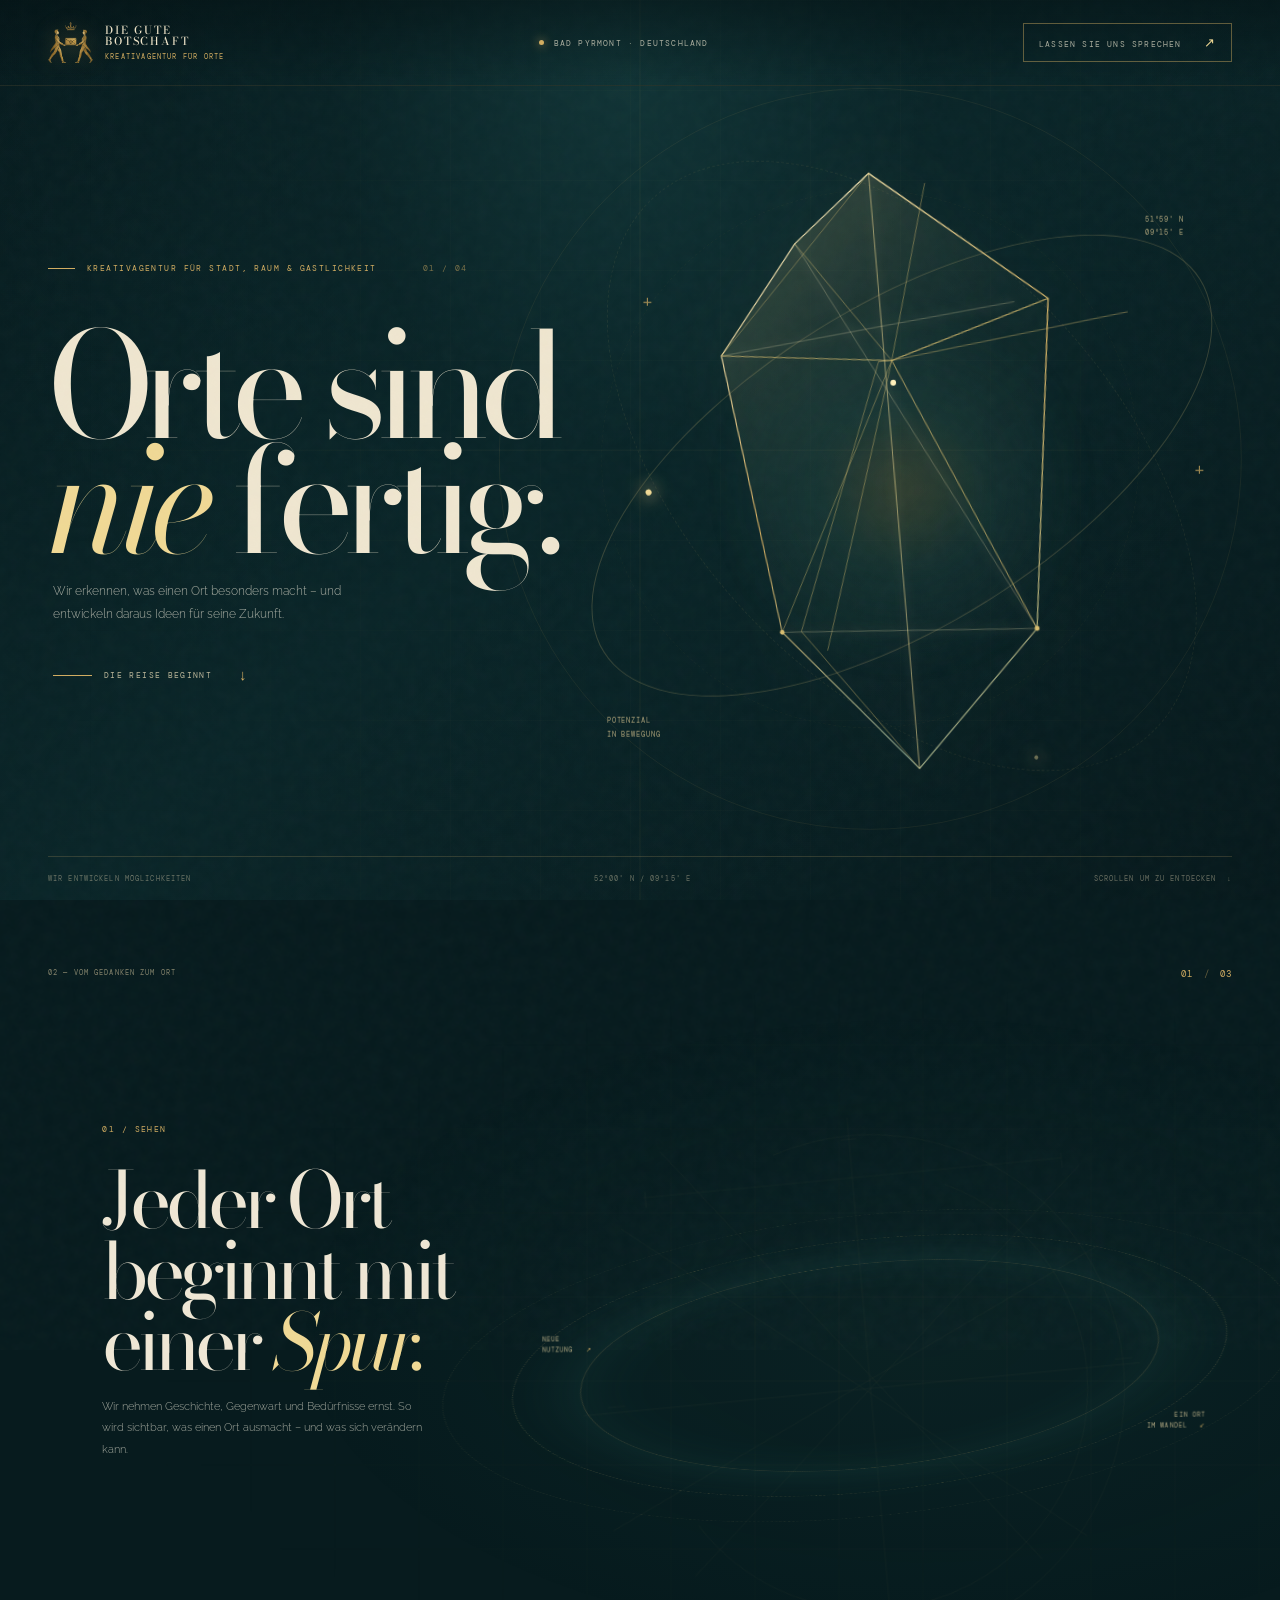
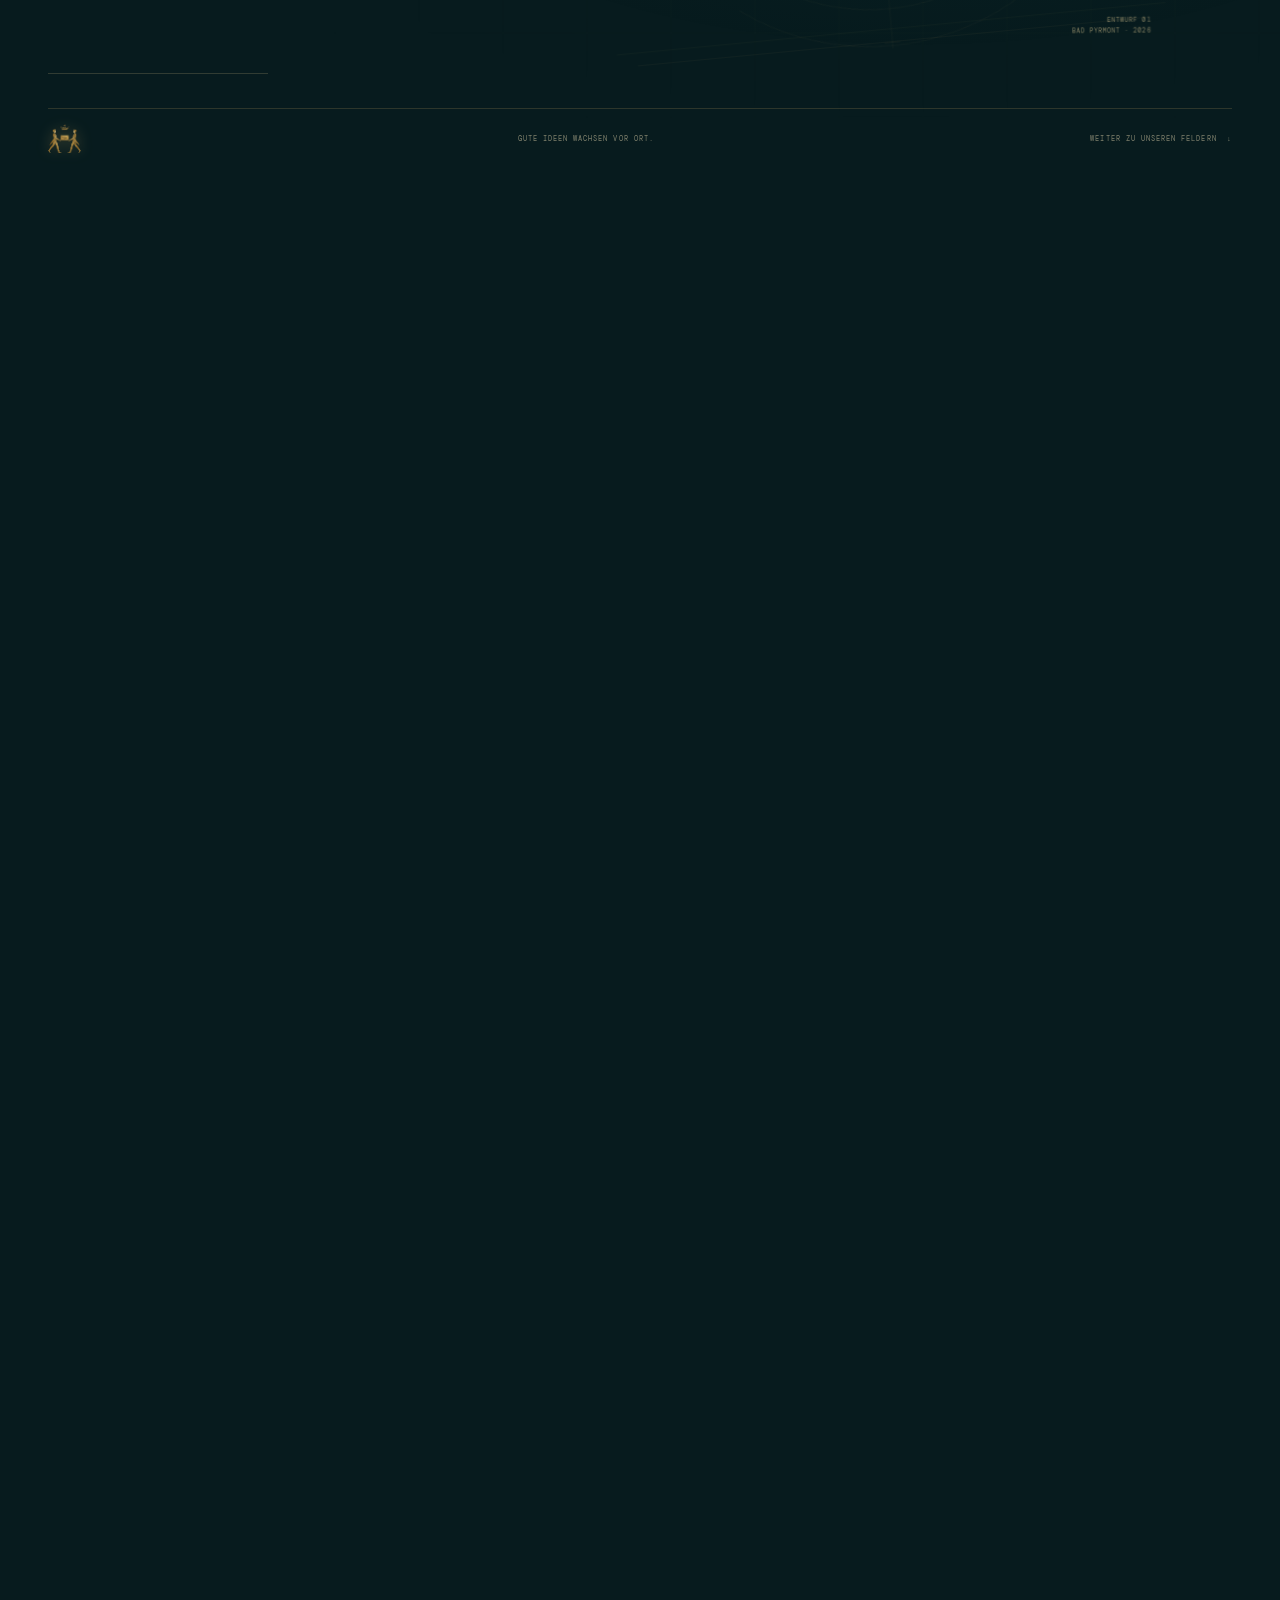
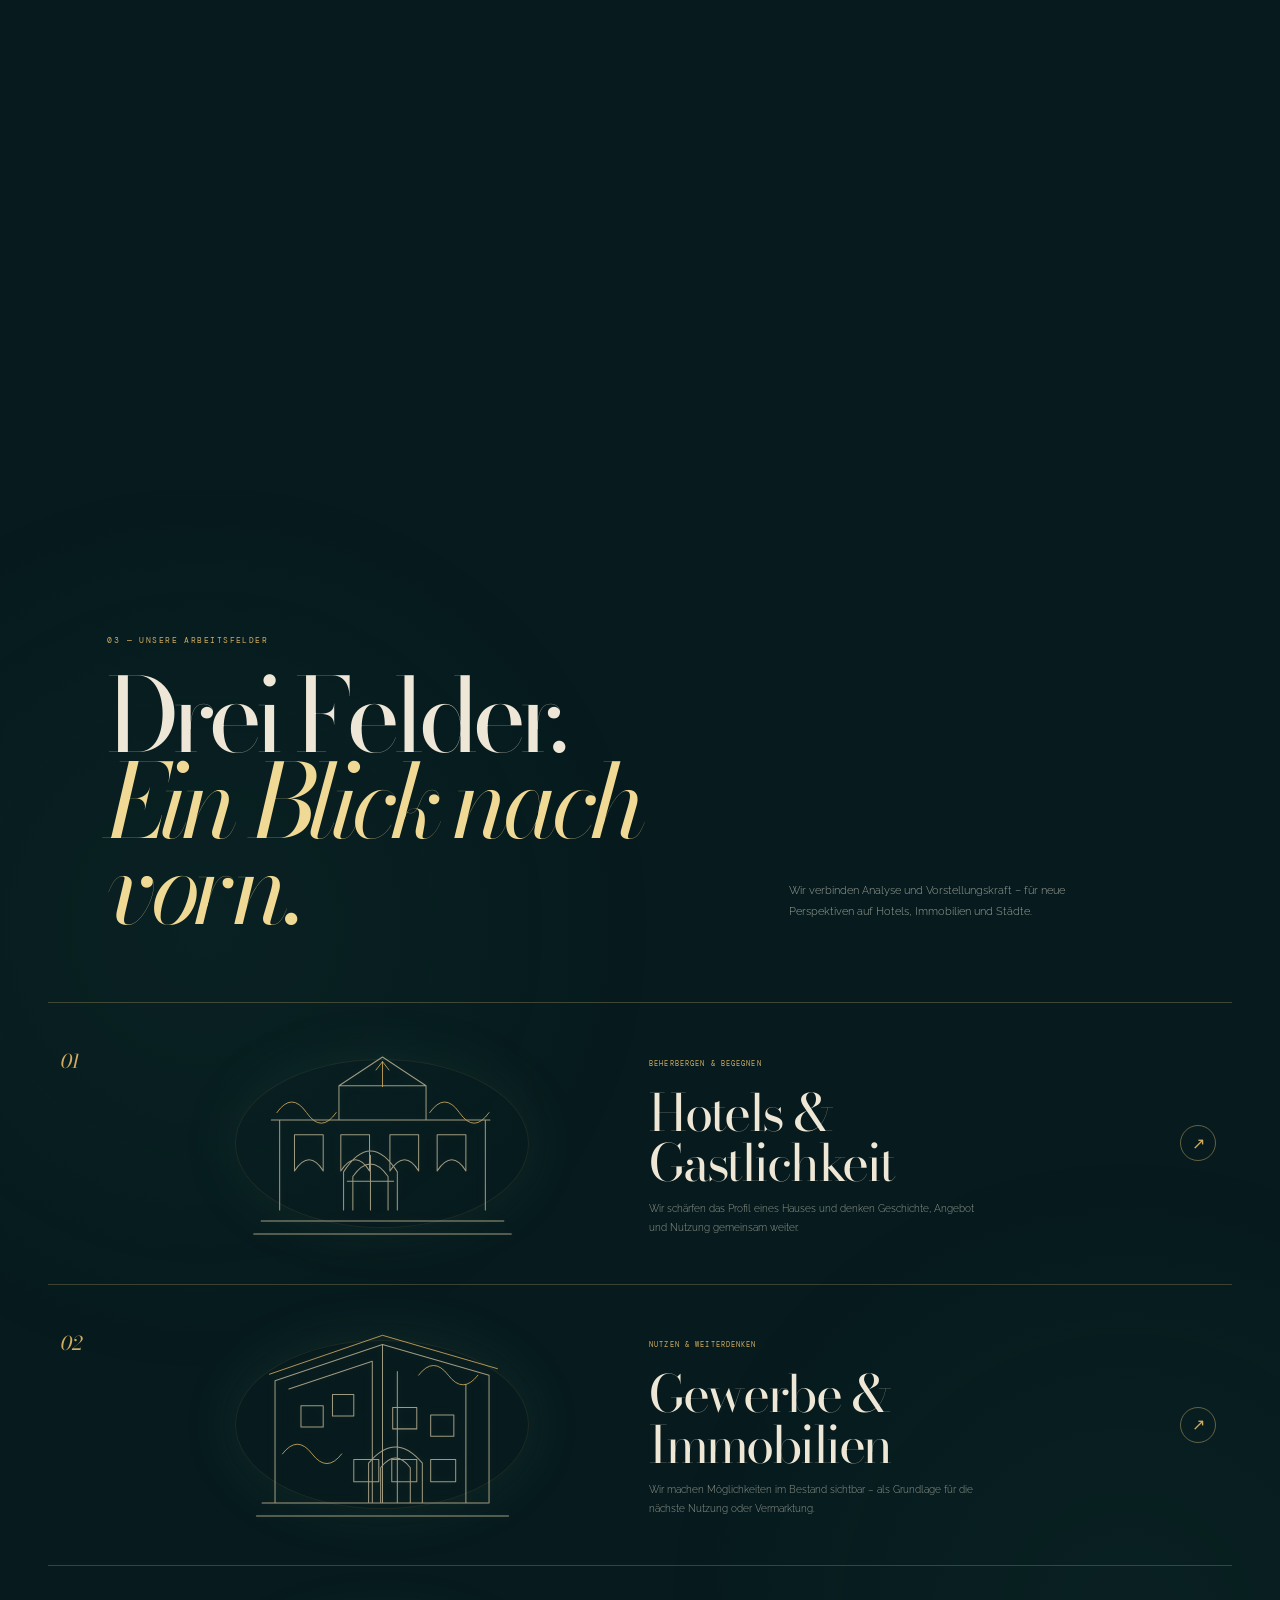
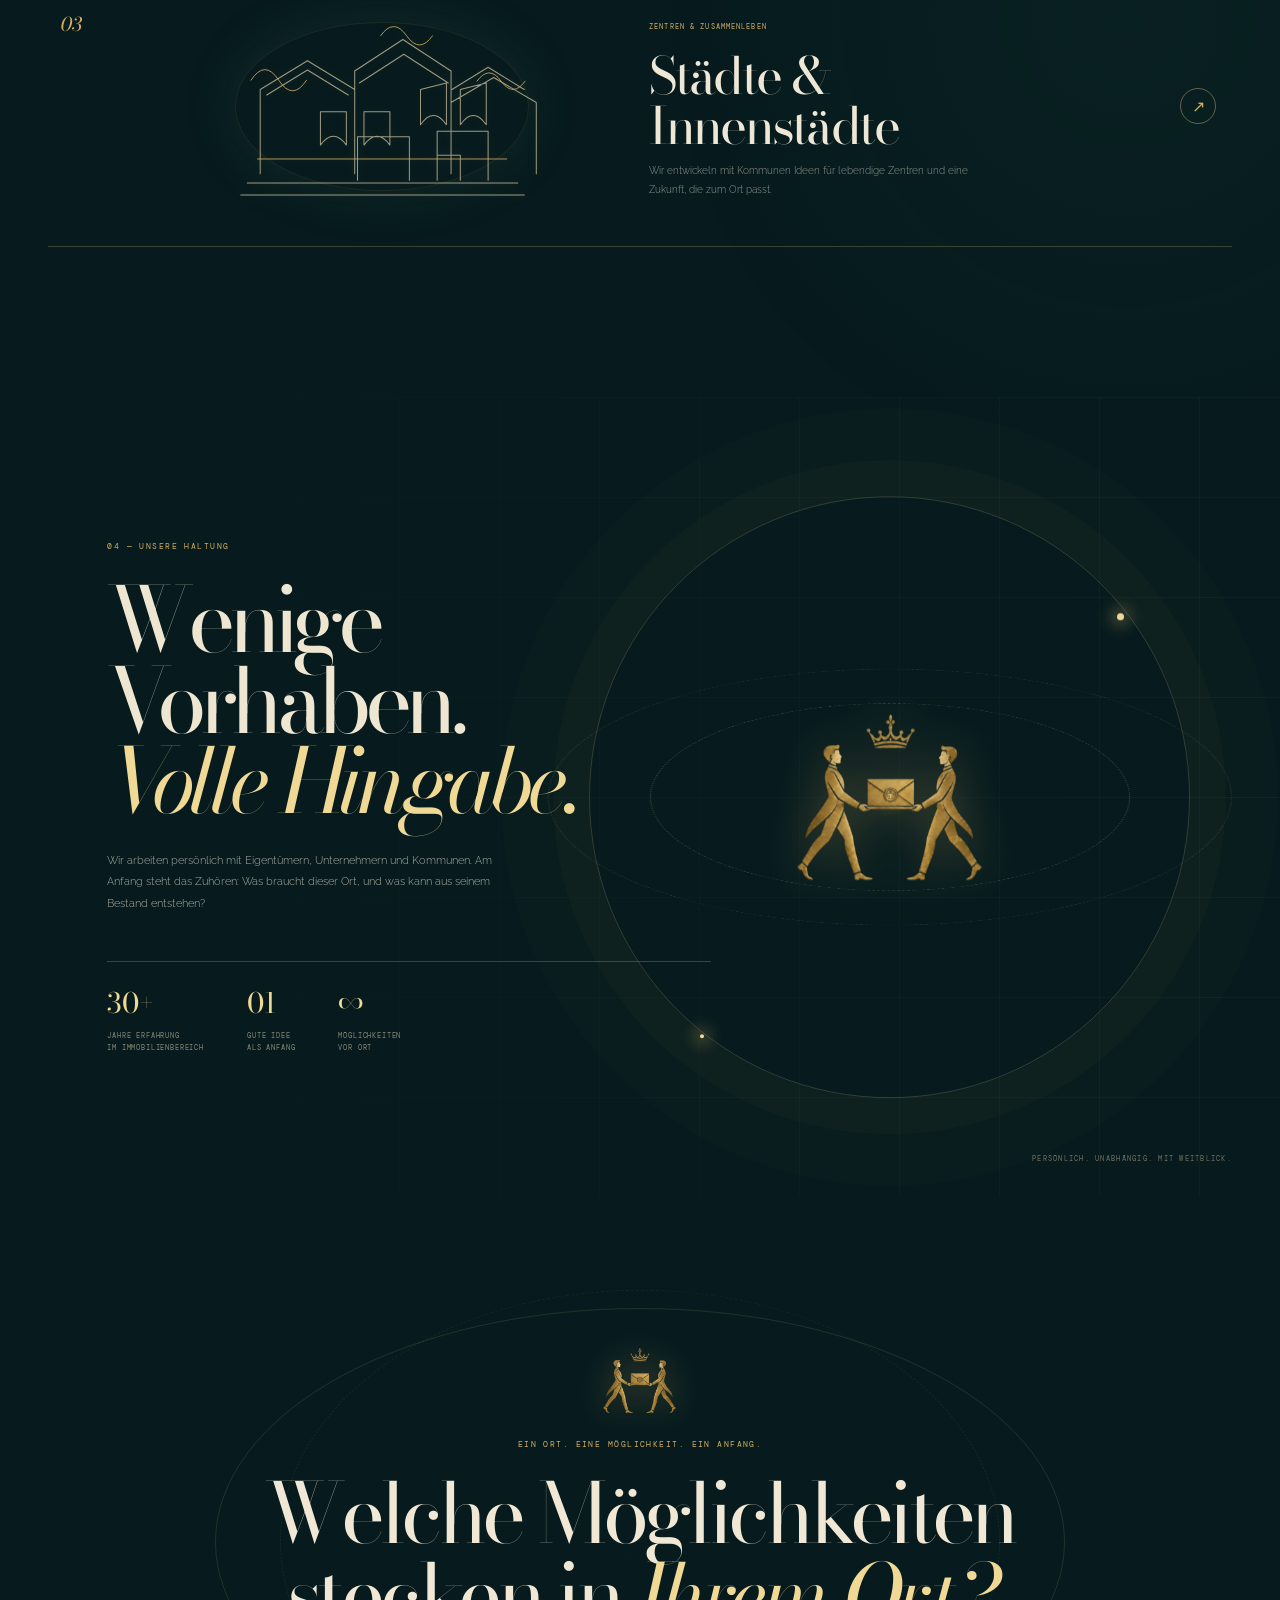
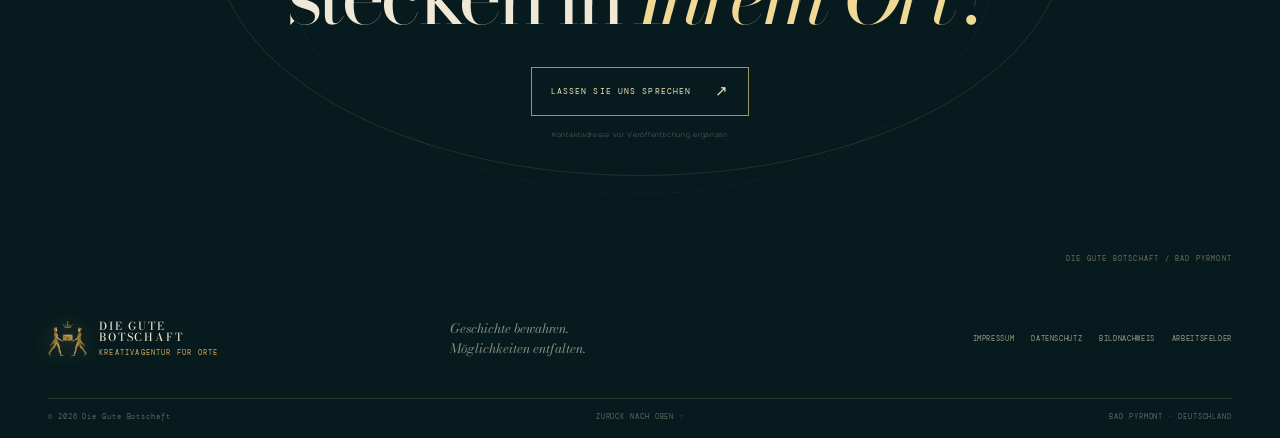
<file: index.html>
<!doctype html>
<html lang="de">
<head>
  <meta charset="utf-8">
  <meta name="viewport" content="width=device-width, initial-scale=1">
  <meta name="theme-color" content="#071b1e">
  <meta name="description" content="Die Gute Botschaft – unabhängige Kreativagentur für die Entwicklung von Hotels, Immobilien und Städten.">
  <title>Die Gute Botschaft — Orte in Bewegung</title>
  <link rel="preload" as="image" href="assets/die-gute-botschaft-logo.png">
  <link rel="stylesheet" href="styles.css">
  <script src="script.js" defer></script>
</head>
<body>
  <a class="skip-link" href="#inhalt">Zum Inhalt springen</a>
  <div class="grain" aria-hidden="true"></div>
  <header class="topbar">
    <a class="brand" href="#start" aria-label="Die Gute Botschaft – Startseite">
      <img src="assets/die-gute-botschaft-logo.png" alt="" class="brand-mark">
      <span><b>DIE GUTE<br>BOTSCHAFT</b><small>KREATIVAGENTUR FÜR ORTE</small></span>
    </a>
    <span class="top-note"><i></i> BAD PYRMONT · DEUTSCHLAND</span>
    <a class="top-cta" href="#kontakt">Lassen Sie uns sprechen <span>↗</span></a>
  </header>
  <main id="inhalt">
    <section class="intro" id="start">
      <div class="intro-grid" aria-hidden="true"></div>
      <div class="intro-orbit orbit-one" aria-hidden="true"></div><div class="intro-orbit orbit-two" aria-hidden="true"></div>
      <div class="intro-content">
        <p class="eyebrow"><span class="eyebrow-line"></span> KREATIVAGENTUR FÜR STADT, RAUM & GASTLICHKEIT <span class="eyebrow-index">01 / 04</span></p>
        <h1>Orte sind<br><em>nie</em> fertig.</h1>
        <p class="intro-copy">Wir erkennen, was einen Ort besonders macht – und entwickeln daraus Ideen für seine Zukunft.</p>
        <a class="scroll-link" href="#reise"><span class="scroll-line"></span> DIE REISE BEGINNT <b>↓</b></a>
      </div>
      <div class="intro-visual" aria-hidden="true">
        <div class="aura"></div><div class="orbital orbital-a"></div><div class="orbital orbital-b"></div>
        <svg class="intro-shard" viewBox="0 0 600 700" fill="none">
          <defs><linearGradient id="glass" x1="80" y1="120" x2="470" y2="610" gradientUnits="userSpaceOnUse"><stop stop-color="#d9c27e" stop-opacity=".72"/><stop offset=".42" stop-color="#6b8b79" stop-opacity=".18"/><stop offset="1" stop-color="#123b3b" stop-opacity=".04"/></linearGradient><linearGradient id="edge" x1="170" y1="80" x2="460" y2="610" gradientUnits="userSpaceOnUse"><stop stop-color="#fff1c2"/><stop offset=".45" stop-color="#d1aa5d"/><stop offset="1" stop-color="#73978b"/></linearGradient><filter id="glow"><feGaussianBlur stdDeviation="5" result="b"/><feMerge><feMergeNode in="b"/><feMergeNode in="SourceGraphic"/></feMerge></filter></defs>
          <path d="M289 43 464 190 430 519 300 657 163 512 116 217 205 107Z" fill="url(#glass)" fill-opacity=".29" stroke="url(#edge)" stroke-width="1.2"/>
          <path d="m289 43 11 614M289 43 116 217l184 21L464 190 289 43Zm11 195 130 281-130 138-116-145 102-274Zm0 0 164-48-34 329m-130-281L163 512m137-274L116 217m184 21 130 281M205 107l95 131 164-48m-164 48-89 295m89-295 47-178m-47 178 241-27" stroke="#dcc06f" stroke-opacity=".55" stroke-width=".8"/>
          <path d="m289 43 11 614m-183-440 313-27M163 512l267 7M205 107l225 412" stroke="#fff0ba" stroke-opacity=".38" stroke-width=".7" filter="url(#glow)"/>
          <circle cx="300" cy="261" r="3" fill="#fff0ba"/><circle cx="163" cy="512" r="2.5" fill="#d9bd6f"/><circle cx="430" cy="519" r="2.5" fill="#d9bd6f"/>
        </svg>
        <div class="visual-coord coord-top">51°59' N<br>09°15' E</div><div class="visual-coord coord-bottom">POTENZIAL<br>IN BEWEGUNG</div>
        <span class="visual-cross cross-a">+</span><span class="visual-cross cross-b">+</span>
      </div>
      <div class="intro-bottom"><span>WIR ENTWICKELN MÖGLICHKEITEN</span><span>52°00' N / 09°15' E</span><span>SCROLLEN UM ZU ENTDECKEN&nbsp; ↓</span></div>
    </section>

    <section class="journey" id="reise" aria-label="Eine Idee wird Ort">
      <div class="journey-sticky">
        <div class="journey-bg-lines" aria-hidden="true"></div>
        <div class="journey-meta"><span>02 — VOM GEDANKEN ZUM ORT</span><span class="journey-count">01 <i>/</i> 03</span></div>
        <div class="journey-copy" aria-live="polite">
          <article class="journey-step is-current" data-step="0"><span>01 / SEHEN</span><h2>Jeder Ort<br>beginnt mit einer <em>Spur.</em></h2><p>Wir nehmen Geschichte, Gegenwart und Bedürfnisse ernst. So wird sichtbar, was einen Ort ausmacht – und was sich verändern kann.</p></article>
          <article class="journey-step" data-step="1"><span>02 / ENTWICKELN</span><h2>Aus Gedanken<br>wird eine <em>Perspektive.</em></h2><p>Wir übersetzen Beobachtungen in ein klares Konzept: eigenständig, umsetzbar und passend zum Ort.</p></article>
          <article class="journey-step" data-step="2"><span>03 / VERBINDEN</span><h2>Gute Ideen<br>bringen Zukunft <em>in Bewegung.</em></h2><p>Gemeinsam mit den Menschen vor Ort machen wir aus einer Idee einen nächsten Schritt.</p></article>
        </div>
        <div class="city-scene" aria-hidden="true" data-scene>
          <div class="scene-halo"></div>
          <svg class="city-drawing" viewBox="0 0 900 760" fill="none" role="presentation">
            <defs><linearGradient id="linegold" x1="171" y1="101" x2="720" y2="633" gradientUnits="userSpaceOnUse"><stop stop-color="#f0d991"/><stop offset=".48" stop-color="#c19a4e"/><stop offset="1" stop-color="#70938a"/></linearGradient><filter id="lineglow"><feGaussianBlur stdDeviation="3.2" result="blur"/><feMerge><feMergeNode in="blur"/><feMergeNode in="SourceGraphic"/></feMerge></filter></defs>
            <g class="construction-lines" stroke="#c5aa68" stroke-width=".7" stroke-dasharray="3 8" opacity=".48"><path d="M450 45v663M89 383h720M156 156l586 465M735 131 166 635M213 65l498 632M114 529l670-312"/><circle cx="450" cy="386" r="272"/><circle cx="450" cy="386" r="318"/><path d="M105 683h690M130 699h640M187 120h526M190 113v20m523-20v20M120 376h22m616 0h22M440 72h20m-20 628h20"/></g>
            <g class="city-outline" stroke="url(#linegold)" stroke-width="1.5" stroke-linecap="round" stroke-linejoin="round" filter="url(#lineglow)">
              <!-- wings and facade -->
              <path pathLength="1" d="M174 579V341h113v-71h86v-82h154v82h86v71h113v238H174Z"/>
              <path pathLength="1" d="M287 579V337h326v242M174 341h552M201 365h498M201 553h498M218 389v139m25-139v139m26-139v139m26-139v139m336-139v139m26-139v139m26-139v139m26-139v139"/>
              <!-- center tower, dome, lantern -->
              <path pathLength="1" d="M370 270q80-118 160 0m-135-3q55-77 110 0m-83-3q28-40 56 0m-28-1v-71m-10 0h20m-14-13 4-15 4 15 4-15 4 15"/>
              <path pathLength="1" d="M387 276v-26h126v26m-139 0h152v61H374v-61Zm15 18h122M450 278v57m-44-39h19v39h-19zm69 0h19v39h-19z"/>
              <!-- windows, cornices, doors -->
              <path pathLength="1" d="M198 350v-21h69v21m366 0v-21h69v21M200 544h500m-487-11h474M168 581h564M151 602h598M226 579v-50q17-31 34 0v50m46 0v-50q17-31 34 0v50m220 0v-50q17-31 34 0v50m46 0v-50q17-31 34 0v50m-264 0v-95q55-81 110 0v95m-91 0v-89q36-54 72 0v89m-36-143v143m-37-49h74"/>
              <!-- urban context -->
              <path pathLength="1" d="M174 398h-60v181h60m552-181h60v181h-60M101 431h73m-73 31h73m552-31h73m-73 31h73m-659 118h52m607 0h52M114 426v-22h47m625 22v-22h-47M265 610q88 32 185 32t185-32m-321 18q136 47 272 0m-377 27q241 79 482 0"/>
              <path pathLength="1" d="M350 626q-13 14-26 0t-26 0m304 0q-13 14-26 0t-26 0m-178-282q13-20 26 0t26 0m108 0q13-20 26 0t26 0"/>
            </g>
            <g class="point-lights" fill="#f2d990"><circle cx="450" cy="195" r="3"/><circle cx="174" cy="341" r="2.5"/><circle cx="726" cy="341" r="2.5"/><circle cx="174" cy="579" r="2.5"/><circle cx="726" cy="579" r="2.5"/></g>
            <g class="dimension-labels" fill="#dec781" font-family="Arial,sans-serif" font-size="9" letter-spacing="2"><text x="454" y="98">MÖGLICHKEITSRAUM</text><text x="117" y="626">BESTAND</text><text x="661" y="626">ZUKUNFT</text></g>
          </svg>
          <div class="scene-label label-left">NEUE<br>NUTZUNG <span>↗</span></div><div class="scene-label label-right">EIN ORT<br>IM WANDEL <span>↙</span></div>
          <div class="scene-coordinate">ENTWURF 01<br>BAD PYRMONT · 2026</div>
        </div>
        <div class="journey-progress"><span></span></div>
        <div class="journey-footer"><img src="assets/die-gute-botschaft-logo.png" alt=""><span>GUTE IDEEN WACHSEN VOR ORT.</span><span>WEITER ZU UNSEREN FELDERN&nbsp; ↓</span></div>
      </div>
    </section>

    <section class="work" id="felder">
      <div class="section-head"><span class="eyebrow">03 — UNSERE ARBEITSFELDER</span><h2>Drei Felder.<br><em>Ein Blick nach vorn.</em></h2><p>Wir verbinden Analyse und Vorstellungskraft – für neue Perspektiven auf Hotels, Immobilien und Städte.</p></div>
      <div class="work-list">
        <a class="work-item" href="hotels.html"><span class="work-num">01</span><div class="work-illustration work-hotel" aria-hidden="true"><svg viewBox="0 0 340 240"><path d="M39 204h262M59 192V95h64V58h94v37h64v97M50 95h236M123 58l47-31 47 31m-142 53v39q16-24 31 0v-39zm50 0v39q16-24 31 0v-39zm53 0v39q16-24 31 0v-39zm51 0v39q16-24 31 0v-39zm-101 81v-41q29-45 58 0v41m-48 0v-36q19-27 38 0v36m-19-59v59m-25-31h50M31 218h278"/><path class="accent" d="M56 87q16-23 32 0t32 0m101 0q16-23 32 0t32 0M170 32v27m-7-18 7-9 7 9"/></svg></div><div class="work-copy"><span>BEHERBERGEN & BEGEGNEN</span><h3>Hotels &<br>Gastlichkeit</h3><p>Wir schärfen das Profil eines Hauses und denken Geschichte, Angebot und Nutzung gemeinsam weiter.</p></div><span class="work-arrow">↗</span></a>
        <a class="work-item" href="immobilien.html"><span class="work-num">02</span><div class="work-illustration work-property" aria-hidden="true"><svg viewBox="0 0 340 240"><path d="M54 204V72l116-39v171m0-171 115 33v138M40 204h244M69 81l90-30v153m27-142v142m74-128v128M82 99h24v23H82zm34-12h23v23h-23zm65 14h26v23h-26zm41 8h25v23h-25zm-83 48h27v24h-27zm41 0h27v24h-27zm42 0h27v24h-27zm-67 47v-43q29-35 58 0v43m-45 0v-38q16-21 32 0v38M34 218h272"/><path class="accent" d="m48 65 122-42 124 36M62 151q16-21 32 0t32 0m83-85q16-21 32 0t32 0"/></svg></div><div class="work-copy"><span>NUTZEN & WEITERDENKEN</span><h3>Gewerbe &<br>Immobilien</h3><p>Wir machen Möglichkeiten im Bestand sichtbar – als Grundlage für die nächste Nutzung oder Vermarktung.</p></div><span class="work-arrow">↗</span></a>
        <a class="work-item" href="stadtentwicklung.html"><span class="work-num">03</span><div class="work-illustration work-town" aria-hidden="true"><svg viewBox="0 0 340 240"><path d="M24 203h292M38 193v-91l51-31 51 31v91m0 0V82l52-34 52 34v111m0 0v-77l46-27 46 27v77M45 108l44-27 44 27m12-13 48-31 48 31m4 7 39-24 39 24m-220 24v36q14-19 28 0v-36zm47 0v36q14-19 28 0v-36zm61-24v38q14-20 28 0V95zm43 0v38q14-20 28 0V95zm-111 98v-47h56v47m30 0v-53h55v53m-54-27h24v27M17 216h306"/><path class="accent" d="M28 92q15-23 30 0t30 0m80-48q14-20 28 0t28 0m48 49q13-18 26 0t26 0M35 177h269"/></svg></div><div class="work-copy"><span>ZENTREN & ZUSAMMENLEBEN</span><h3>Städte &<br>Innenstädte</h3><p>Wir entwickeln mit Kommunen Ideen für lebendige Zentren und eine Zukunft, die zum Ort passt.</p></div><span class="work-arrow">↗</span></a>
      </div>
    </section>

    <section class="method" id="vorgehen">
      <div class="method-orbit" aria-hidden="true"><span></span><span></span><span></span><img src="assets/die-gute-botschaft-logo.png" alt=""></div>
      <div class="method-copy"><span class="eyebrow">04 — UNSERE HALTUNG</span><h2>Wenige Vorhaben.<br><em>Volle Hingabe.</em></h2><p>Wir arbeiten persönlich mit Eigentümern, Unternehmern und Kommunen. Am Anfang steht das Zuhören: Was braucht dieser Ort, und was kann aus seinem Bestand entstehen?</p><div class="method-facts"><div><b>30+</b><span>JAHRE ERFAHRUNG<br>IM IMMOBILIENBEREICH</span></div><div><b>01</b><span>GUTE IDEE<br>ALS ANFANG</span></div><div><b>∞</b><span>MÖGLICHKEITEN<br>VOR ORT</span></div></div></div>
      <div class="method-caption">PERSÖNLICH. UNABHÄNGIG. MIT WEITBLICK.</div>
    </section>

    <section class="contact" id="kontakt">
      <div class="contact-grid" aria-hidden="true"></div><div class="contact-ring ring-1" aria-hidden="true"></div><div class="contact-ring ring-2" aria-hidden="true"></div>
      <div class="contact-content"><img src="assets/die-gute-botschaft-logo.png" alt="" class="contact-logo"><span class="eyebrow">EIN ORT. EINE MÖGLICHKEIT. EIN ANFANG.</span><h2>Welche Möglichkeiten<br>stecken in <em>Ihrem Ort?</em></h2><a class="contact-button" href="mailto:[E-Mail-Adresse ergänzen]">Lassen Sie uns sprechen <span>↗</span></a><small>Kontaktadresse vor Veröffentlichung ergänzen</small></div>
      <div class="contact-coordinate">DIE GUTE BOTSCHAFT / BAD PYRMONT</div>
    </section>
  </main>
  <footer class="site-footer">
    <a class="brand footer-brand" href="#start"><img src="assets/die-gute-botschaft-logo.png" alt="" class="brand-mark"><span><b>DIE GUTE<br>BOTSCHAFT</b><small>KREATIVAGENTUR FÜR ORTE</small></span></a>
    <p>Geschichte bewahren.<br>Möglichkeiten entfalten.</p><div class="footer-links"><a href="impressum.html">Impressum</a><a href="datenschutz.html">Datenschutz</a><a href="bildnachweis.html">Bildnachweis</a><a href="#felder">Arbeitsfelder</a></div>
    <div class="footer-bottom"><span>© <span id="year"></span> Die Gute Botschaft</span><a href="#start">ZURÜCK NACH OBEN ↑</a><span>BAD PYRMONT · DEUTSCHLAND</span></div>
  </footer>
  <div class="mail-cursor" aria-hidden="true"><svg viewBox="0 0 64 48" fill="none"><path class="cursor-letter" d="M12 10h37v25H12z"/><path class="cursor-envelope" d="M5 14 32 33 59 14v27H5z"/><path class="cursor-flap" d="m5 14 27 19 27-19"/><path class="cursor-detail" d="M10 13h44M9 44l14-10m32 10L42 34"/><circle cx="32" cy="33" r="2"/></svg></div>
</body>
</html>
</file>
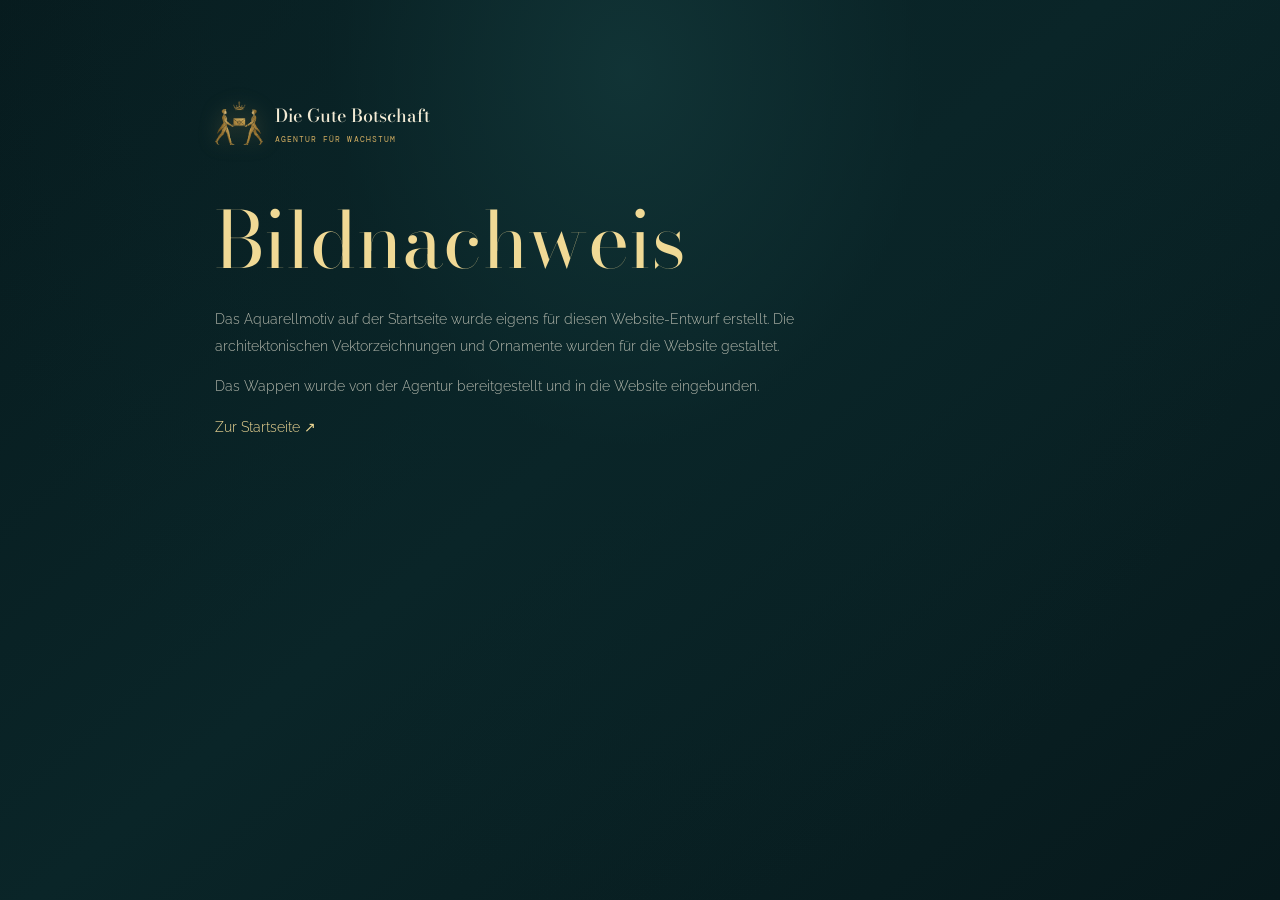
<file: bildnachweis.html>
<!doctype html>
<html lang="de">
<head><meta charset="utf-8"><meta name="viewport" content="width=device-width, initial-scale=1"><title>Bildnachweis — Die Gute Botschaft</title><link rel="stylesheet" href="styles.css"><script src="script.js" defer></script></head>
<body><main class="legal-page"><a class="brand" href="index.html"><img src="assets/die-gute-botschaft-logo.png" alt="" class="brand-logo"><span class="brand-name">Die Gute Botschaft<small>Agentur für Wachstum</small></span></a><h1>Bildnachweis</h1><p>Das Aquarellmotiv auf der Startseite wurde eigens für diesen Website-Entwurf erstellt. Die architektonischen Vektorzeichnungen und Ornamente wurden für die Website gestaltet.</p><p>Das Wappen wurde von der Agentur bereitgestellt und in die Website eingebunden.</p><p><a href="index.html">Zur Startseite ↗</a></p></main><div class="mail-cursor" aria-hidden="true"><svg viewBox="0 0 64 48" fill="none"><path class="cursor-letter" d="M12 10h37v25H12z"/><path class="cursor-envelope" d="M5 14 32 33 59 14v27H5z"/><path class="cursor-flap" d="m5 14 27 19 27-19"/><path class="cursor-detail" d="M10 13h44M9 44l14-10m32 10L42 34"/><circle cx="32" cy="33" r="2"/></svg></div></body>
</html>
</file>
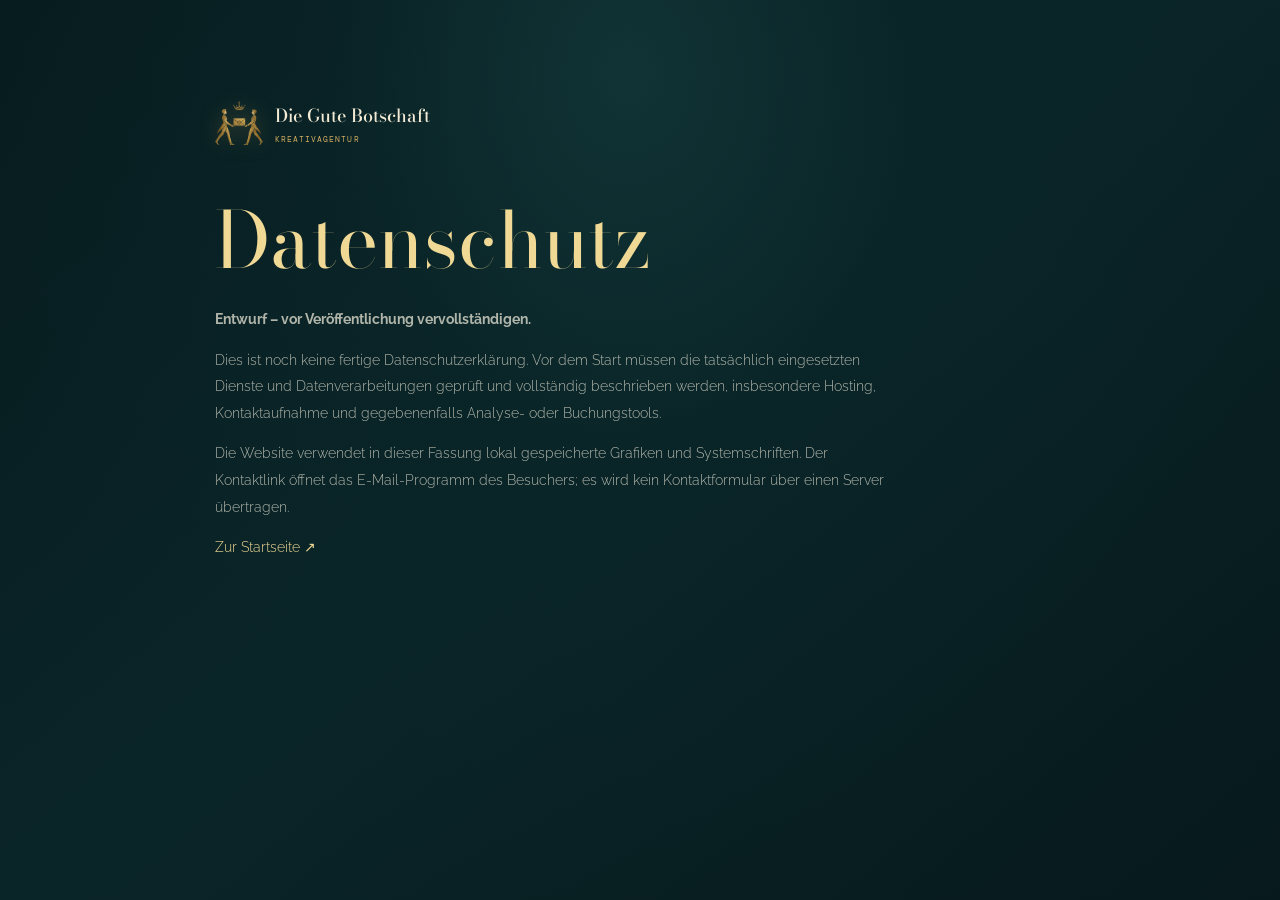
<file: datenschutz.html>
<!doctype html>
<html lang="de">
<head><meta charset="utf-8"><meta name="viewport" content="width=device-width, initial-scale=1"><title>Datenschutz — Die Gute Botschaft</title><link rel="stylesheet" href="styles.css"><script src="script.js" defer></script></head>
<body><main class="legal-page"><a class="brand" href="index.html"><img src="assets/die-gute-botschaft-logo.png" alt="" class="brand-logo"><span class="brand-name">Die Gute Botschaft<small>Kreativagentur</small></span></a><h1>Datenschutz</h1><p><strong>Entwurf – vor Veröffentlichung vervollständigen.</strong></p><p>Dies ist noch keine fertige Datenschutzerklärung. Vor dem Start müssen die tatsächlich eingesetzten Dienste und Datenverarbeitungen geprüft und vollständig beschrieben werden, insbesondere Hosting, Kontaktaufnahme und gegebenenfalls Analyse- oder Buchungstools.</p><p>Die Website verwendet in dieser Fassung lokal gespeicherte Grafiken und Systemschriften. Der Kontaktlink öffnet das E-Mail-Programm des Besuchers; es wird kein Kontaktformular über einen Server übertragen.</p><p><a href="index.html">Zur Startseite ↗</a></p></main><div class="mail-cursor" aria-hidden="true"><svg viewBox="0 0 64 48" fill="none"><path class="cursor-letter" d="M12 10h37v25H12z"/><path class="cursor-envelope" d="M5 14 32 33 59 14v27H5z"/><path class="cursor-flap" d="m5 14 27 19 27-19"/><path class="cursor-detail" d="M10 13h44M9 44l14-10m32 10L42 34"/><circle cx="32" cy="33" r="2"/></svg></div></body>
</html>
</file>
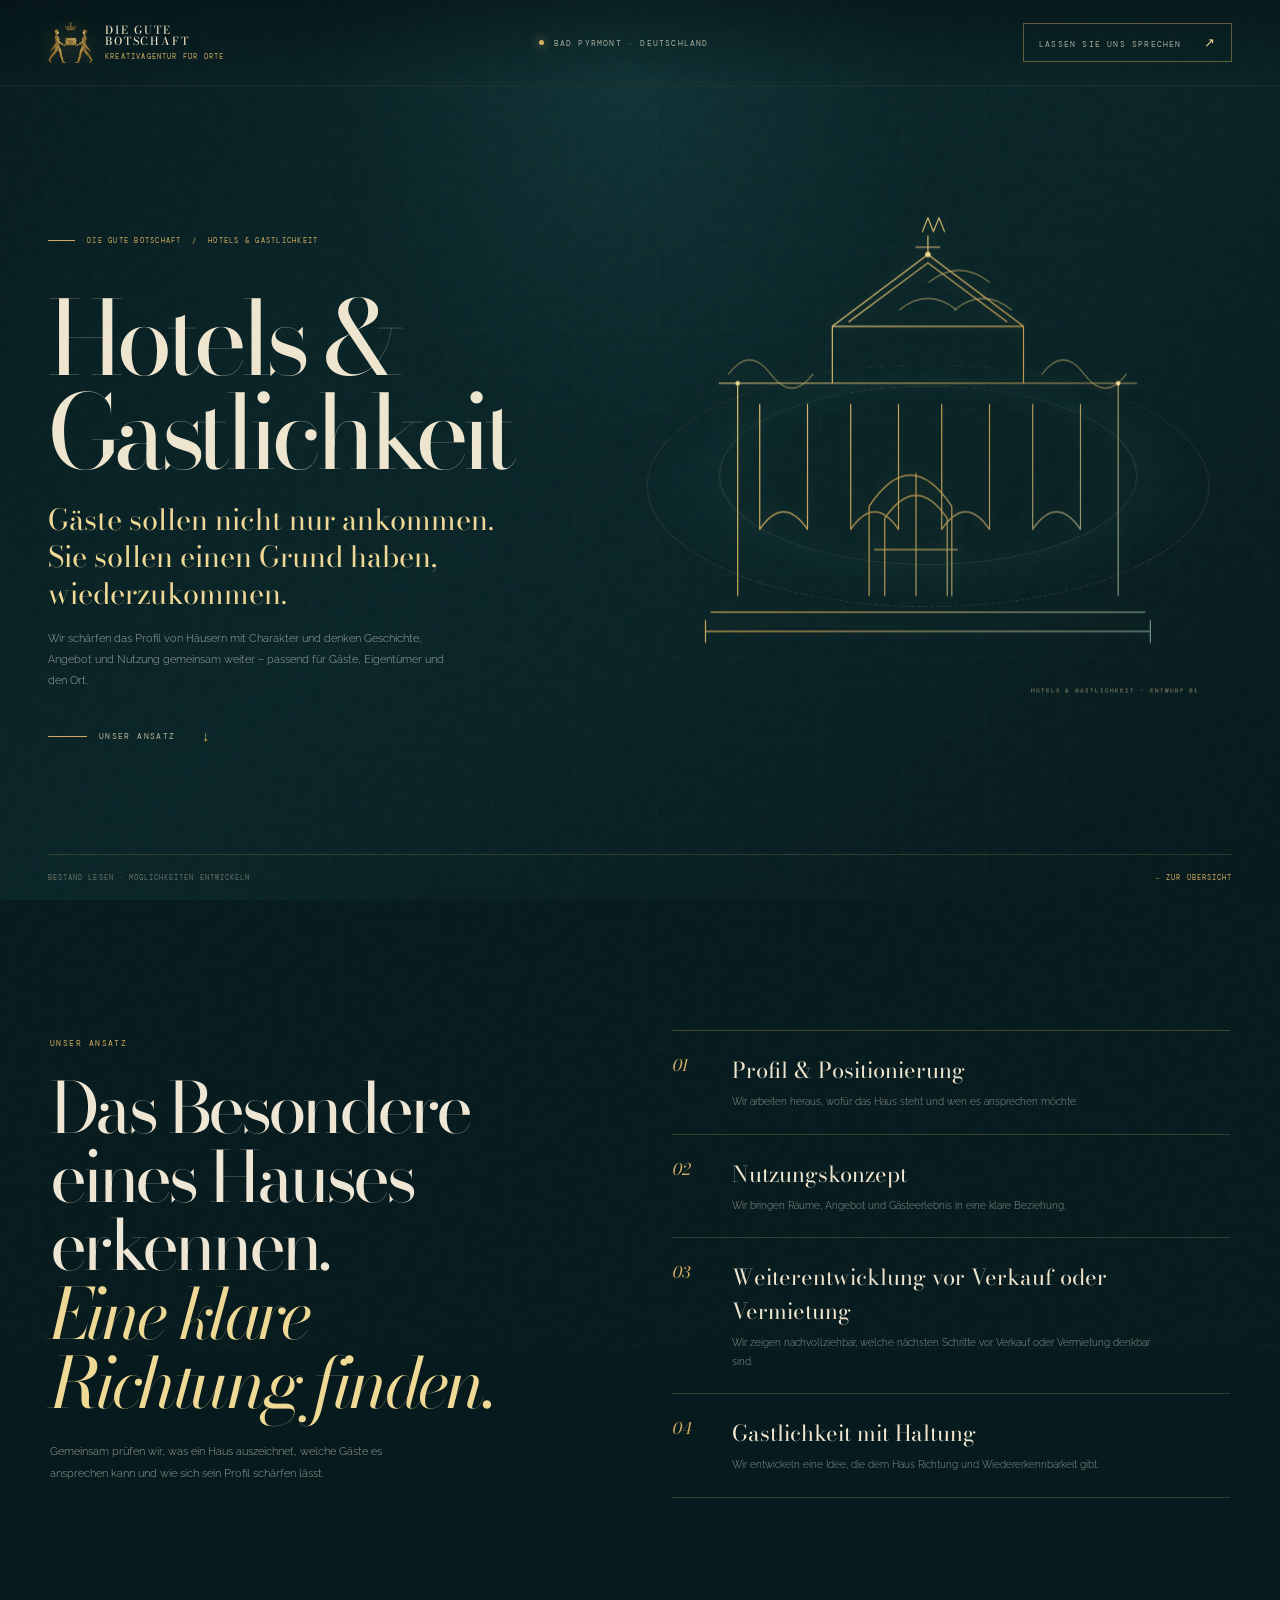
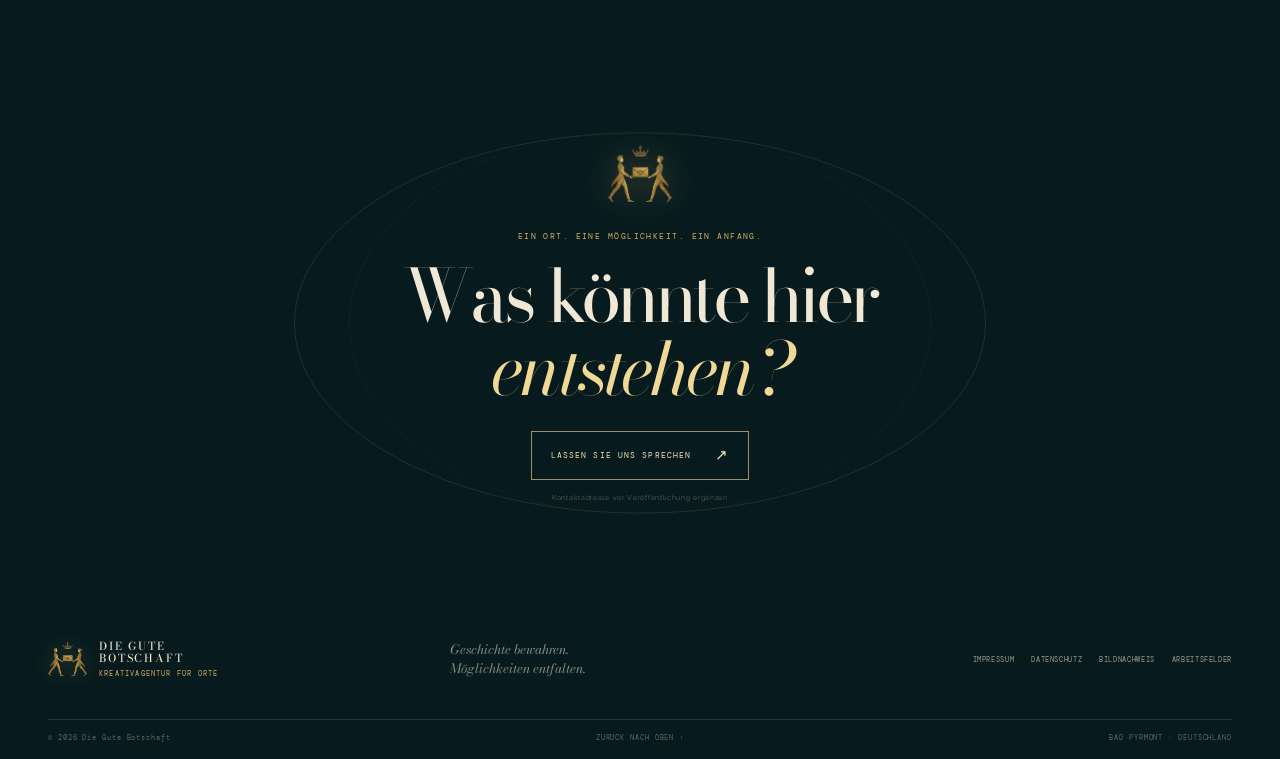
<file: hotels.html>
<!doctype html>
<html lang="de">
<head>
  <meta charset="utf-8">
  <meta name="viewport" content="width=device-width, initial-scale=1">
  <meta name="theme-color" content="#071b1e">
  <meta name="description" content="Hotels & Gastlichkeit: Konzepte und neue Perspektiven mit Die Gute Botschaft – Kreativagentur für Orte.">
  <title>Hotels & Gastlichkeit — Die Gute Botschaft</title>
  <link rel="stylesheet" href="styles.css">
  <link rel="stylesheet" href="service-pages.css">
  <script src="script.js" defer></script>
</head>
<body>
  <a class="skip-link" href="#inhalt">Zum Inhalt springen</a>
  <div class="grain" aria-hidden="true"></div>
  <header class="topbar">
    <a class="brand" href="index.html" aria-label="Die Gute Botschaft – Startseite"><img src="assets/die-gute-botschaft-logo.png" alt="" class="brand-mark"><span><b>DIE GUTE<br>BOTSCHAFT</b><small>KREATIVAGENTUR FÜR ORTE</small></span></a>
    <span class="top-note"><i></i> BAD PYRMONT · DEUTSCHLAND</span>
    <a class="top-cta" href="index.html#kontakt">Lassen Sie uns sprechen <span>↗</span></a>
  </header>
  <main id="inhalt" class="service-page">
    <section class="service-hero">
      <div class="service-grid" aria-hidden="true"></div>
      <div class="service-copy"><p class="eyebrow"><span class="eyebrow-line"></span> DIE GUTE BOTSCHAFT&nbsp; / &nbsp;HOTELS & GASTLICHKEIT</p><h1>Hotels & Gastlichkeit</h1><p class="service-lead">Gäste sollen nicht nur ankommen. Sie sollen einen Grund haben, wiederzukommen.</p><p class="service-intro">Wir schärfen das Profil von Häusern mit Charakter und denken Geschichte, Angebot und Nutzung gemeinsam weiter – passend für Gäste, Eigentümer und den Ort.</p><a class="scroll-link" href="#ansatz"><span class="scroll-line"></span> UNSER ANSATZ <b>↓</b></a></div>
      <div class="service-art" aria-hidden="true"><div class="service-art-glow"></div><svg viewBox="0 0 620 540" fill="none"><g stroke="url(#serviceGold)" stroke-width="1.3" stroke-linecap="round" stroke-linejoin="round"><path d="M74 433h472M103 415V184h103v-62h208v62h103v231M83 184h454M206 122l104-78 104 78M224 117l86-64 86 64M127 207v136q26-38 52 0V207m47 0v136q26-38 52 0V207m47 0v136q26-38 52 0V207m47 0v136q26-38 52 0V207m-230 208v-97q45-68 90 0v97m-73 0v-84q34-50 68 0v84m-34-133v133m-45-50h90M68 454h484m-484-12v24m484-24v24M310 44V24m-13 12h26m-19-17 6-15 6 15 6-15 6 15"/><path d="M93 174q23-31 46 0t46 0m249 0q23-31 46 0t46 0M311 74q33-26 66 0m-98 30q31-25 62 0m60 0q-31-25-62 0" stroke="#e6c879" stroke-width=".8"/></g><circle cx="310" cy="44" r="3" fill="#f0d991"/><circle cx="103" cy="184" r="2.5" fill="#f0d991"/><circle cx="517" cy="184" r="2.5" fill="#f0d991"/><defs><linearGradient id="serviceGold" x1="71" y1="60" x2="536" y2="470" gradientUnits="userSpaceOnUse"><stop stop-color="#f0d991"/><stop offset=".5" stop-color="#c19a4e"/><stop offset="1" stop-color="#70938a"/></linearGradient></defs></svg><span class="service-art-label">HOTELS & GASTLICHKEIT<i> · </i> ENTWURF 01</span></div>
      <div class="service-hero-bottom"><span>BESTAND LESEN · MÖGLICHKEITEN ENTWICKELN</span><a href="index.html#felder">← ZUR ÜBERSICHT</a></div>
    </section>
    <section class="service-detail" id="ansatz"><div class="service-detail-heading"><p class="eyebrow">UNSER ANSATZ</p><h2>Das Besondere eines Hauses erkennen.<br><em>Eine klare Richtung finden.</em></h2><p>Gemeinsam prüfen wir, was ein Haus auszeichnet, welche Gäste es ansprechen kann und wie sich sein Profil schärfen lässt.</p></div><ol class="service-points"><li><span>01</span><div><h3>Profil & Positionierung</h3><p>Wir arbeiten heraus, wofür das Haus steht und wen es ansprechen möchte.</p></div></li>
<li><span>02</span><div><h3>Nutzungskonzept</h3><p>Wir bringen Räume, Angebot und Gästeerlebnis in eine klare Beziehung.</p></div></li>
<li><span>03</span><div><h3>Weiterentwicklung vor Verkauf oder Vermietung</h3><p>Wir zeigen nachvollziehbar, welche nächsten Schritte vor Verkauf oder Vermietung denkbar sind.</p></div></li>
<li><span>04</span><div><h3>Gastlichkeit mit Haltung</h3><p>Wir entwickeln eine Idee, die dem Haus Richtung und Wiedererkennbarkeit gibt.</p></div></li></ol></section>
    <section class="service-end"><img src="assets/die-gute-botschaft-logo.png" alt=""/><p class="eyebrow">EIN ORT. EINE MÖGLICHKEIT. EIN ANFANG.</p><h2>Was könnte hier<br><em>entstehen?</em></h2><a class="contact-button" href="mailto:[E-Mail-Adresse ergänzen]">Lassen Sie uns sprechen <span>↗</span></a><small>Kontaktadresse vor Veröffentlichung ergänzen</small></section>
  </main>
  <footer class="site-footer"><a class="brand footer-brand" href="index.html"><img src="assets/die-gute-botschaft-logo.png" alt="" class="brand-mark"><span><b>DIE GUTE<br>BOTSCHAFT</b><small>KREATIVAGENTUR FÜR ORTE</small></span></a><p>Geschichte bewahren.<br>Möglichkeiten entfalten.</p><div class="footer-links"><a href="impressum.html">Impressum</a><a href="datenschutz.html">Datenschutz</a><a href="bildnachweis.html">Bildnachweis</a><a href="index.html#felder">Arbeitsfelder</a></div><div class="footer-bottom"><span>© <span id="year"></span> Die Gute Botschaft</span><a href="#inhalt">ZURÜCK NACH OBEN ↑</a><span>BAD PYRMONT · DEUTSCHLAND</span></div></footer>
  <div class="mail-cursor" aria-hidden="true"><svg viewBox="0 0 64 48" fill="none"><path class="cursor-letter" d="M12 10h37v25H12z"/><path class="cursor-envelope" d="M5 14 32 33 59 14v27H5z"/><path class="cursor-flap" d="m5 14 27 19 27-19"/><path class="cursor-detail" d="M10 13h44M9 44l14-10m32 10L42 34"/><circle cx="32" cy="33" r="2"/></svg></div>
</body>
</html>
</file>
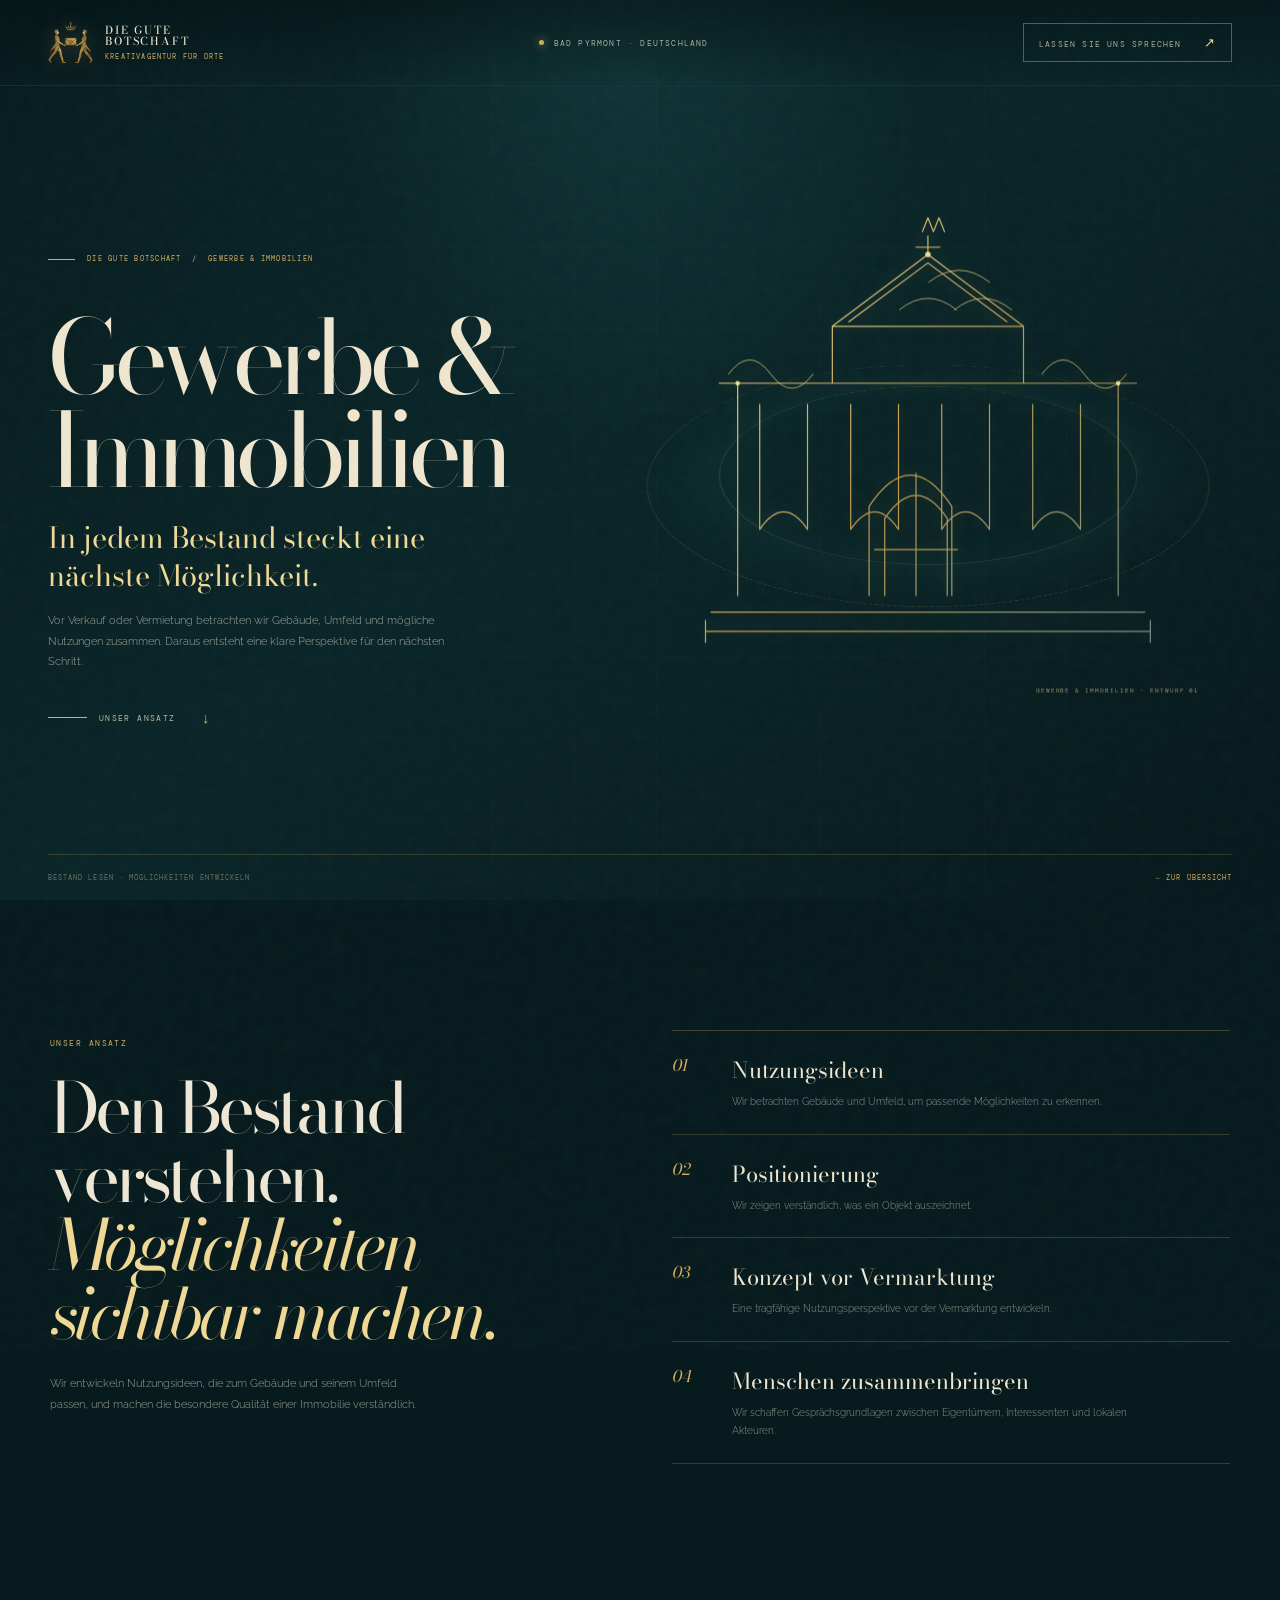
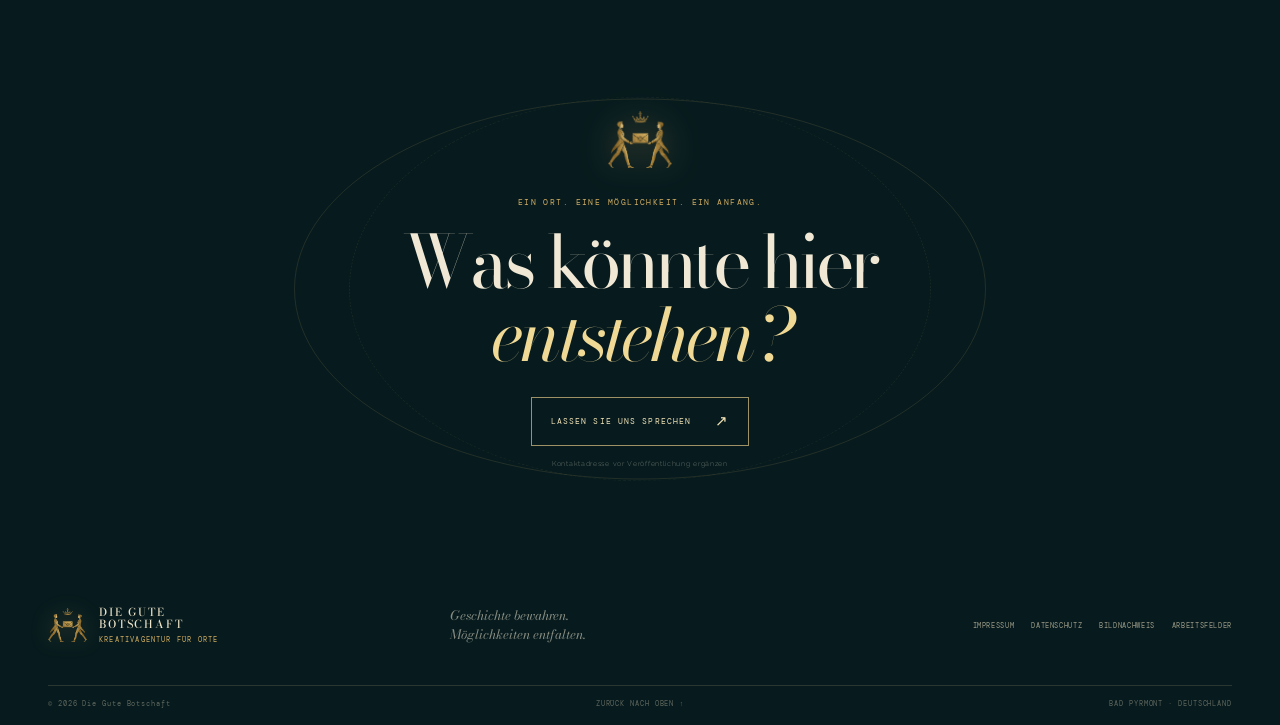
<file: immobilien.html>
<!doctype html>
<html lang="de">
<head>
  <meta charset="utf-8">
  <meta name="viewport" content="width=device-width, initial-scale=1">
  <meta name="theme-color" content="#071b1e">
  <meta name="description" content="Gewerbe & Immobilien: Konzepte und neue Perspektiven mit Die Gute Botschaft – Kreativagentur für Orte.">
  <title>Gewerbe & Immobilien — Die Gute Botschaft</title>
  <link rel="stylesheet" href="styles.css">
  <link rel="stylesheet" href="service-pages.css">
  <script src="script.js" defer></script>
</head>
<body>
  <a class="skip-link" href="#inhalt">Zum Inhalt springen</a>
  <div class="grain" aria-hidden="true"></div>
  <header class="topbar">
    <a class="brand" href="index.html" aria-label="Die Gute Botschaft – Startseite"><img src="assets/die-gute-botschaft-logo.png" alt="" class="brand-mark"><span><b>DIE GUTE<br>BOTSCHAFT</b><small>KREATIVAGENTUR FÜR ORTE</small></span></a>
    <span class="top-note"><i></i> BAD PYRMONT · DEUTSCHLAND</span>
    <a class="top-cta" href="index.html#kontakt">Lassen Sie uns sprechen <span>↗</span></a>
  </header>
  <main id="inhalt" class="service-page">
    <section class="service-hero">
      <div class="service-grid" aria-hidden="true"></div>
      <div class="service-copy"><p class="eyebrow"><span class="eyebrow-line"></span> DIE GUTE BOTSCHAFT&nbsp; / &nbsp;GEWERBE & IMMOBILIEN</p><h1>Gewerbe & Immobilien</h1><p class="service-lead">In jedem Bestand steckt eine nächste Möglichkeit.</p><p class="service-intro">Vor Verkauf oder Vermietung betrachten wir Gebäude, Umfeld und mögliche Nutzungen zusammen. Daraus entsteht eine klare Perspektive für den nächsten Schritt.</p><a class="scroll-link" href="#ansatz"><span class="scroll-line"></span> UNSER ANSATZ <b>↓</b></a></div>
      <div class="service-art" aria-hidden="true"><div class="service-art-glow"></div><svg viewBox="0 0 620 540" fill="none"><g stroke="url(#serviceGold)" stroke-width="1.3" stroke-linecap="round" stroke-linejoin="round"><path d="M74 433h472M103 415V184h103v-62h208v62h103v231M83 184h454M206 122l104-78 104 78M224 117l86-64 86 64M127 207v136q26-38 52 0V207m47 0v136q26-38 52 0V207m47 0v136q26-38 52 0V207m47 0v136q26-38 52 0V207m-230 208v-97q45-68 90 0v97m-73 0v-84q34-50 68 0v84m-34-133v133m-45-50h90M68 454h484m-484-12v24m484-24v24M310 44V24m-13 12h26m-19-17 6-15 6 15 6-15 6 15"/><path d="M93 174q23-31 46 0t46 0m249 0q23-31 46 0t46 0M311 74q33-26 66 0m-98 30q31-25 62 0m60 0q-31-25-62 0" stroke="#e6c879" stroke-width=".8"/></g><circle cx="310" cy="44" r="3" fill="#f0d991"/><circle cx="103" cy="184" r="2.5" fill="#f0d991"/><circle cx="517" cy="184" r="2.5" fill="#f0d991"/><defs><linearGradient id="serviceGold" x1="71" y1="60" x2="536" y2="470" gradientUnits="userSpaceOnUse"><stop stop-color="#f0d991"/><stop offset=".5" stop-color="#c19a4e"/><stop offset="1" stop-color="#70938a"/></linearGradient></defs></svg><span class="service-art-label">GEWERBE & IMMOBILIEN<i> · </i> ENTWURF 01</span></div>
      <div class="service-hero-bottom"><span>BESTAND LESEN · MÖGLICHKEITEN ENTWICKELN</span><a href="index.html#felder">← ZUR ÜBERSICHT</a></div>
    </section>
    <section class="service-detail" id="ansatz"><div class="service-detail-heading"><p class="eyebrow">UNSER ANSATZ</p><h2>Den Bestand verstehen.<br><em>Möglichkeiten sichtbar machen.</em></h2><p>Wir entwickeln Nutzungsideen, die zum Gebäude und seinem Umfeld passen, und machen die besondere Qualität einer Immobilie verständlich.</p></div><ol class="service-points"><li><span>01</span><div><h3>Nutzungsideen</h3><p>Wir betrachten Gebäude und Umfeld, um passende Möglichkeiten zu erkennen.</p></div></li>
<li><span>02</span><div><h3>Positionierung</h3><p>Wir zeigen verständlich, was ein Objekt auszeichnet.</p></div></li>
<li><span>03</span><div><h3>Konzept vor Vermarktung</h3><p>Eine tragfähige Nutzungsperspektive vor der Vermarktung entwickeln.</p></div></li>
<li><span>04</span><div><h3>Menschen zusammenbringen</h3><p>Wir schaffen Gesprächsgrundlagen zwischen Eigentümern, Interessenten und lokalen Akteuren.</p></div></li></ol></section>
    <section class="service-end"><img src="assets/die-gute-botschaft-logo.png" alt=""/><p class="eyebrow">EIN ORT. EINE MÖGLICHKEIT. EIN ANFANG.</p><h2>Was könnte hier<br><em>entstehen?</em></h2><a class="contact-button" href="mailto:[E-Mail-Adresse ergänzen]">Lassen Sie uns sprechen <span>↗</span></a><small>Kontaktadresse vor Veröffentlichung ergänzen</small></section>
  </main>
  <footer class="site-footer"><a class="brand footer-brand" href="index.html"><img src="assets/die-gute-botschaft-logo.png" alt="" class="brand-mark"><span><b>DIE GUTE<br>BOTSCHAFT</b><small>KREATIVAGENTUR FÜR ORTE</small></span></a><p>Geschichte bewahren.<br>Möglichkeiten entfalten.</p><div class="footer-links"><a href="impressum.html">Impressum</a><a href="datenschutz.html">Datenschutz</a><a href="bildnachweis.html">Bildnachweis</a><a href="index.html#felder">Arbeitsfelder</a></div><div class="footer-bottom"><span>© <span id="year"></span> Die Gute Botschaft</span><a href="#inhalt">ZURÜCK NACH OBEN ↑</a><span>BAD PYRMONT · DEUTSCHLAND</span></div></footer>
  <div class="mail-cursor" aria-hidden="true"><svg viewBox="0 0 64 48" fill="none"><path class="cursor-letter" d="M12 10h37v25H12z"/><path class="cursor-envelope" d="M5 14 32 33 59 14v27H5z"/><path class="cursor-flap" d="m5 14 27 19 27-19"/><path class="cursor-detail" d="M10 13h44M9 44l14-10m32 10L42 34"/><circle cx="32" cy="33" r="2"/></svg></div>
</body>
</html>
</file>
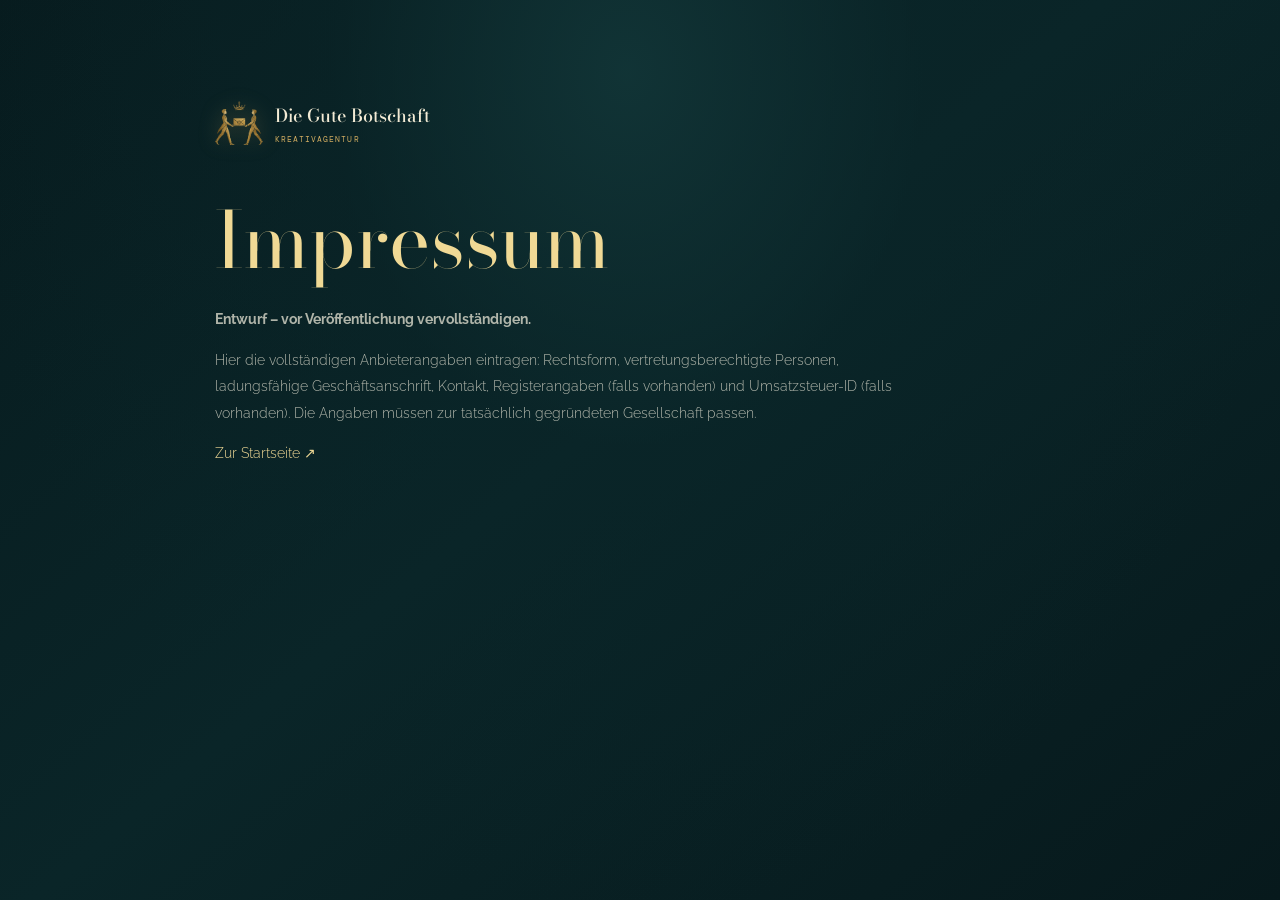
<file: impressum.html>
<!doctype html>
<html lang="de">
<head><meta charset="utf-8"><meta name="viewport" content="width=device-width, initial-scale=1"><title>Impressum — Die Gute Botschaft</title><link rel="stylesheet" href="styles.css"><script src="script.js" defer></script></head>
<body><main class="legal-page"><a class="brand" href="index.html"><img src="assets/die-gute-botschaft-logo.png" alt="" class="brand-logo"><span class="brand-name">Die Gute Botschaft<small>Kreativagentur</small></span></a><h1>Impressum</h1><p><strong>Entwurf – vor Veröffentlichung vervollständigen.</strong></p><p>Hier die vollständigen Anbieterangaben eintragen: Rechtsform, vertretungsberechtigte Personen, ladungsfähige Geschäftsanschrift, Kontakt, Registerangaben (falls vorhanden) und Umsatzsteuer-ID (falls vorhanden). Die Angaben müssen zur tatsächlich gegründeten Gesellschaft passen.</p><p><a href="index.html">Zur Startseite ↗</a></p></main><div class="mail-cursor" aria-hidden="true"><svg viewBox="0 0 64 48" fill="none"><path class="cursor-letter" d="M12 10h37v25H12z"/><path class="cursor-envelope" d="M5 14 32 33 59 14v27H5z"/><path class="cursor-flap" d="m5 14 27 19 27-19"/><path class="cursor-detail" d="M10 13h44M9 44l14-10m32 10L42 34"/><circle cx="32" cy="33" r="2"/></svg></div></body>
</html>
</file>
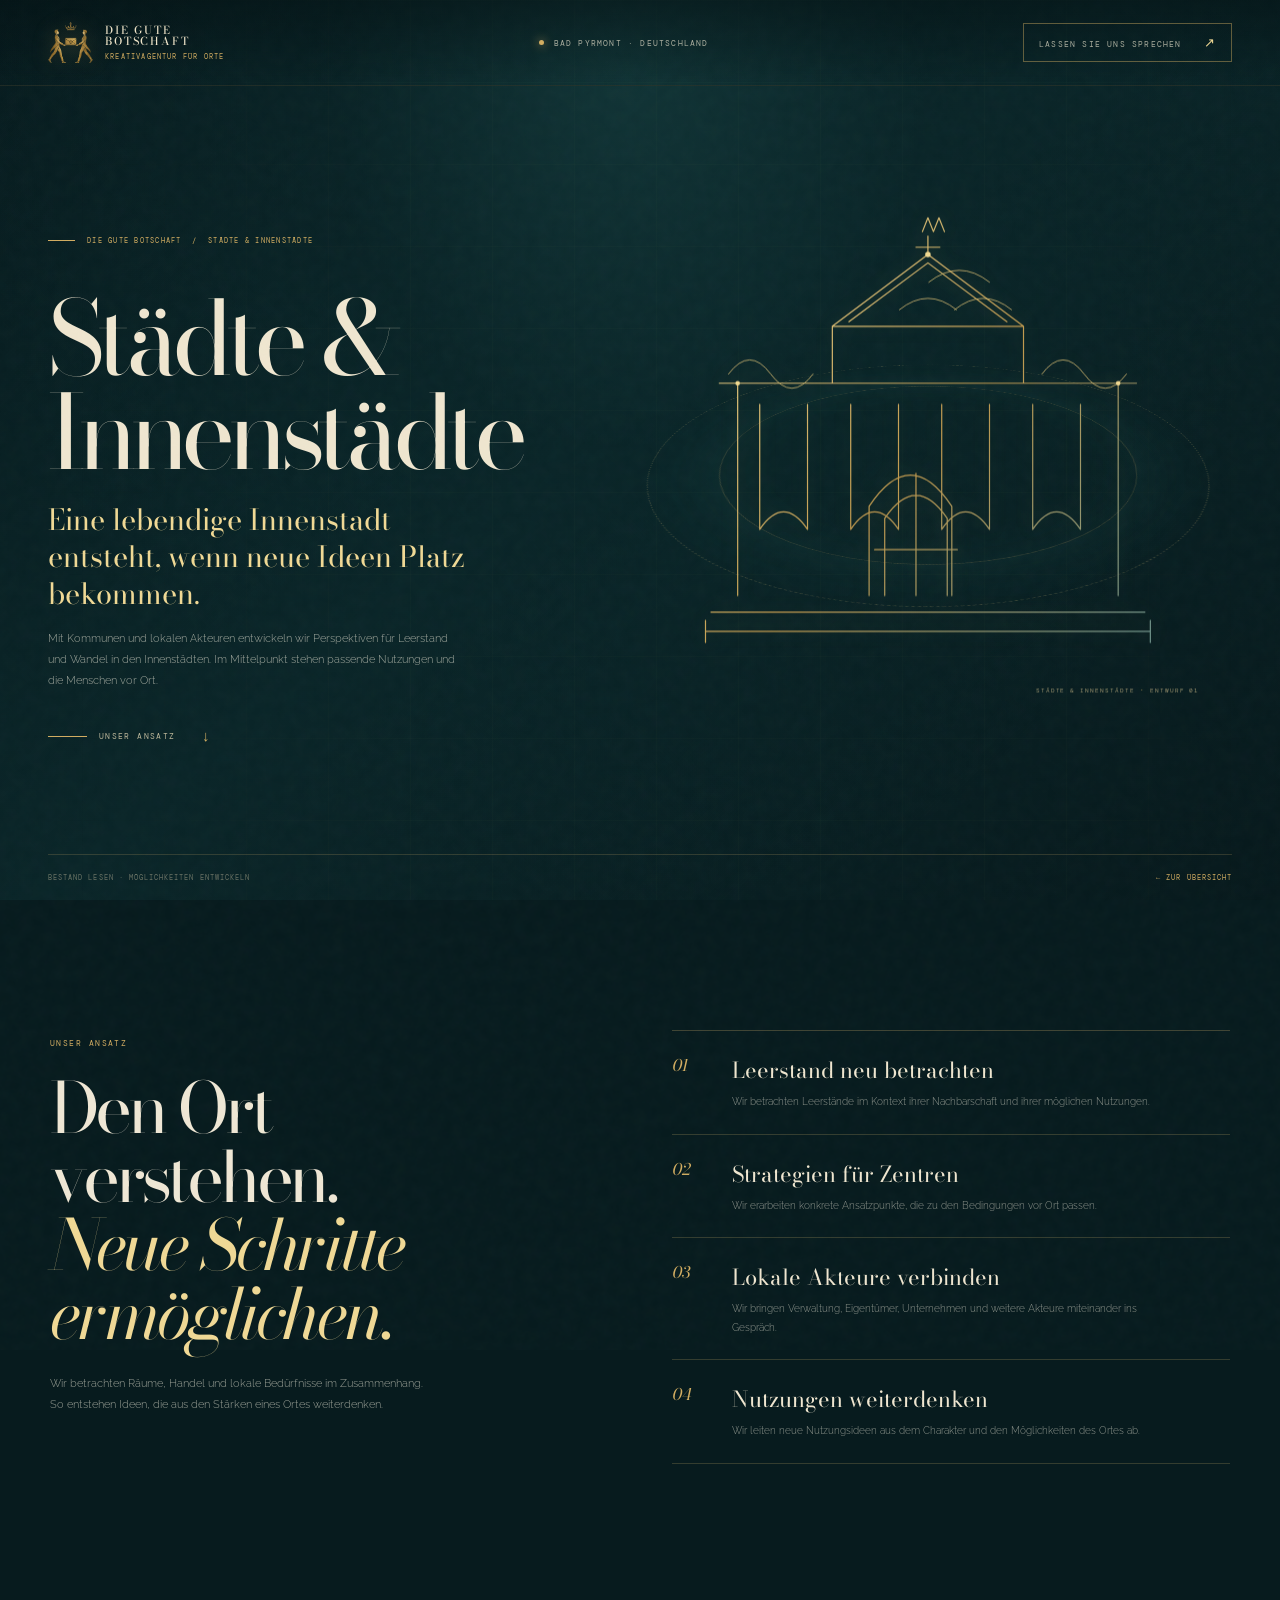
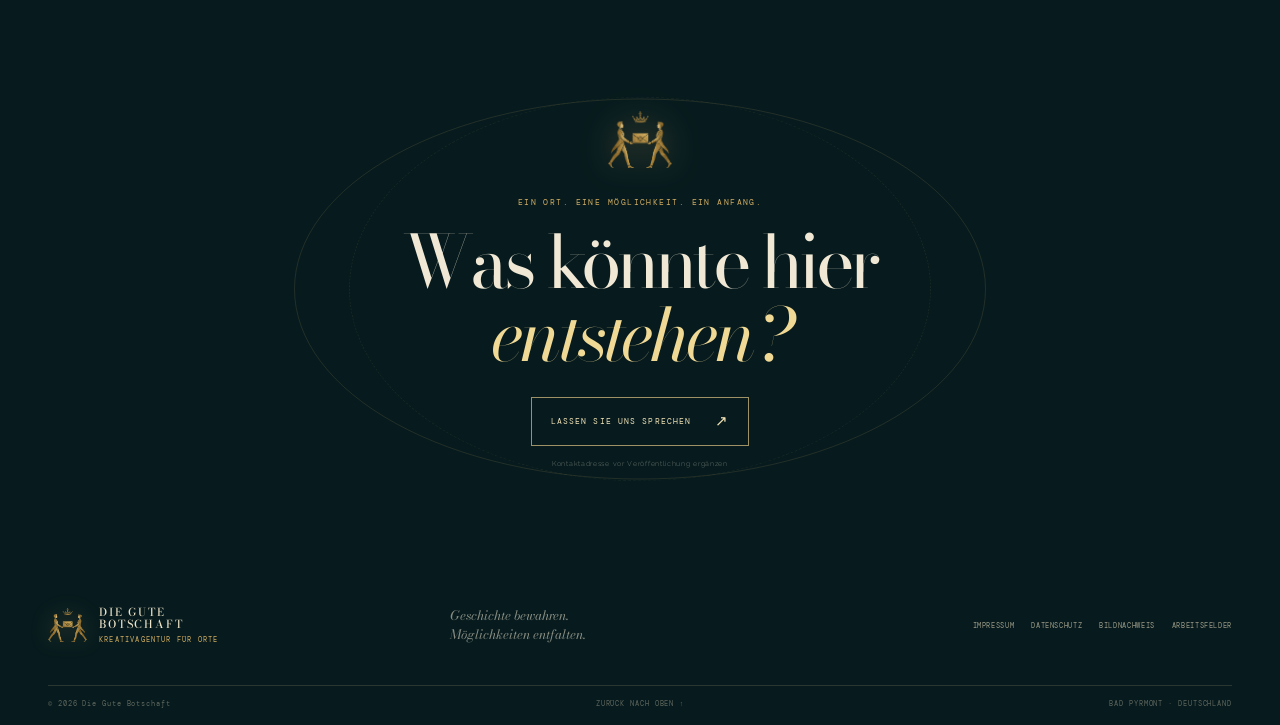
<file: stadtentwicklung.html>
<!doctype html>
<html lang="de">
<head>
  <meta charset="utf-8">
  <meta name="viewport" content="width=device-width, initial-scale=1">
  <meta name="theme-color" content="#071b1e">
  <meta name="description" content="Städte & Innenstädte: Konzepte und neue Perspektiven mit Die Gute Botschaft – Kreativagentur für Orte.">
  <title>Städte & Innenstädte — Die Gute Botschaft</title>
  <link rel="stylesheet" href="styles.css">
  <link rel="stylesheet" href="service-pages.css">
  <script src="script.js" defer></script>
</head>
<body>
  <a class="skip-link" href="#inhalt">Zum Inhalt springen</a>
  <div class="grain" aria-hidden="true"></div>
  <header class="topbar">
    <a class="brand" href="index.html" aria-label="Die Gute Botschaft – Startseite"><img src="assets/die-gute-botschaft-logo.png" alt="" class="brand-mark"><span><b>DIE GUTE<br>BOTSCHAFT</b><small>KREATIVAGENTUR FÜR ORTE</small></span></a>
    <span class="top-note"><i></i> BAD PYRMONT · DEUTSCHLAND</span>
    <a class="top-cta" href="index.html#kontakt">Lassen Sie uns sprechen <span>↗</span></a>
  </header>
  <main id="inhalt" class="service-page">
    <section class="service-hero">
      <div class="service-grid" aria-hidden="true"></div>
      <div class="service-copy"><p class="eyebrow"><span class="eyebrow-line"></span> DIE GUTE BOTSCHAFT&nbsp; / &nbsp;STÄDTE & INNENSTÄDTE</p><h1>Städte & Innenstädte</h1><p class="service-lead">Eine lebendige Innenstadt entsteht, wenn neue Ideen Platz bekommen.</p><p class="service-intro">Mit Kommunen und lokalen Akteuren entwickeln wir Perspektiven für Leerstand und Wandel in den Innenstädten. Im Mittelpunkt stehen passende Nutzungen und die Menschen vor Ort.</p><a class="scroll-link" href="#ansatz"><span class="scroll-line"></span> UNSER ANSATZ <b>↓</b></a></div>
      <div class="service-art" aria-hidden="true"><div class="service-art-glow"></div><svg viewBox="0 0 620 540" fill="none"><g stroke="url(#serviceGold)" stroke-width="1.3" stroke-linecap="round" stroke-linejoin="round"><path d="M74 433h472M103 415V184h103v-62h208v62h103v231M83 184h454M206 122l104-78 104 78M224 117l86-64 86 64M127 207v136q26-38 52 0V207m47 0v136q26-38 52 0V207m47 0v136q26-38 52 0V207m47 0v136q26-38 52 0V207m-230 208v-97q45-68 90 0v97m-73 0v-84q34-50 68 0v84m-34-133v133m-45-50h90M68 454h484m-484-12v24m484-24v24M310 44V24m-13 12h26m-19-17 6-15 6 15 6-15 6 15"/><path d="M93 174q23-31 46 0t46 0m249 0q23-31 46 0t46 0M311 74q33-26 66 0m-98 30q31-25 62 0m60 0q-31-25-62 0" stroke="#e6c879" stroke-width=".8"/></g><circle cx="310" cy="44" r="3" fill="#f0d991"/><circle cx="103" cy="184" r="2.5" fill="#f0d991"/><circle cx="517" cy="184" r="2.5" fill="#f0d991"/><defs><linearGradient id="serviceGold" x1="71" y1="60" x2="536" y2="470" gradientUnits="userSpaceOnUse"><stop stop-color="#f0d991"/><stop offset=".5" stop-color="#c19a4e"/><stop offset="1" stop-color="#70938a"/></linearGradient></defs></svg><span class="service-art-label">STÄDTE & INNENSTÄDTE<i> · </i> ENTWURF 01</span></div>
      <div class="service-hero-bottom"><span>BESTAND LESEN · MÖGLICHKEITEN ENTWICKELN</span><a href="index.html#felder">← ZUR ÜBERSICHT</a></div>
    </section>
    <section class="service-detail" id="ansatz"><div class="service-detail-heading"><p class="eyebrow">UNSER ANSATZ</p><h2>Den Ort verstehen.<br><em>Neue Schritte ermöglichen.</em></h2><p>Wir betrachten Räume, Handel und lokale Bedürfnisse im Zusammenhang. So entstehen Ideen, die aus den Stärken eines Ortes weiterdenken.</p></div><ol class="service-points"><li><span>01</span><div><h3>Leerstand neu betrachten</h3><p>Wir betrachten Leerstände im Kontext ihrer Nachbarschaft und ihrer möglichen Nutzungen.</p></div></li>
<li><span>02</span><div><h3>Strategien für Zentren</h3><p>Wir erarbeiten konkrete Ansatzpunkte, die zu den Bedingungen vor Ort passen.</p></div></li>
<li><span>03</span><div><h3>Lokale Akteure verbinden</h3><p>Wir bringen Verwaltung, Eigentümer, Unternehmen und weitere Akteure miteinander ins Gespräch.</p></div></li>
<li><span>04</span><div><h3>Nutzungen weiterdenken</h3><p>Wir leiten neue Nutzungsideen aus dem Charakter und den Möglichkeiten des Ortes ab.</p></div></li></ol></section>
    <section class="service-end"><img src="assets/die-gute-botschaft-logo.png" alt=""/><p class="eyebrow">EIN ORT. EINE MÖGLICHKEIT. EIN ANFANG.</p><h2>Was könnte hier<br><em>entstehen?</em></h2><a class="contact-button" href="mailto:[E-Mail-Adresse ergänzen]">Lassen Sie uns sprechen <span>↗</span></a><small>Kontaktadresse vor Veröffentlichung ergänzen</small></section>
  </main>
  <footer class="site-footer"><a class="brand footer-brand" href="index.html"><img src="assets/die-gute-botschaft-logo.png" alt="" class="brand-mark"><span><b>DIE GUTE<br>BOTSCHAFT</b><small>KREATIVAGENTUR FÜR ORTE</small></span></a><p>Geschichte bewahren.<br>Möglichkeiten entfalten.</p><div class="footer-links"><a href="impressum.html">Impressum</a><a href="datenschutz.html">Datenschutz</a><a href="bildnachweis.html">Bildnachweis</a><a href="index.html#felder">Arbeitsfelder</a></div><div class="footer-bottom"><span>© <span id="year"></span> Die Gute Botschaft</span><a href="#inhalt">ZURÜCK NACH OBEN ↑</a><span>BAD PYRMONT · DEUTSCHLAND</span></div></footer>
  <div class="mail-cursor" aria-hidden="true"><svg viewBox="0 0 64 48" fill="none"><path class="cursor-letter" d="M12 10h37v25H12z"/><path class="cursor-envelope" d="M5 14 32 33 59 14v27H5z"/><path class="cursor-flap" d="m5 14 27 19 27-19"/><path class="cursor-detail" d="M10 13h44M9 44l14-10m32 10L42 34"/><circle cx="32" cy="33" r="2"/></svg></div>
</body>
</html>
</file>
<file: styles.css>
@import url('https://fonts.googleapis.com/css2?family=Bodoni+Moda:ital,wght@0,400;0,500;1,400&family=DM+Mono:wght@300;400&family=Raleway:wght@300;400;500;600;700&display=swap');
:root{--night:#071b1e;--deep:#092629;--teal:#103a3c;--sage:#80918a;--gold:#d2ad61;--gold-bright:#f0d995;--cream:#f2ead4;--muted:#a6afa6;--line:rgba(211,177,104,.26);--sans:'Raleway',Arial,sans-serif;--serif:'Bodoni Moda',Didot,Georgia,serif;--mono:'DM Mono',monospace;--page:min(1320px,calc(100% - 96px));--ease:cubic-bezier(.2,.75,.2,1)}
*{box-sizing:border-box}html{scroll-behavior:smooth;scroll-padding-top:70px}body{margin:0;overflow-x:hidden;background:var(--night);color:var(--cream);font:300 14px/1.7 var(--sans);-webkit-font-smoothing:antialiased}body::before{position:fixed;z-index:-2;inset:0;content:"";background:radial-gradient(ellipse at 50% 0,#123638 0,transparent 48%),linear-gradient(140deg,#071b1e,#0a2528 52%,#07191c)}a{color:inherit;text-decoration:none}button{font:inherit}::selection{background:var(--gold);color:var(--night)}.grain{position:fixed;z-index:20;inset:-50%;pointer-events:none;opacity:.08;background-image:url("data:image/svg+xml,%3Csvg viewBox='0 0 180 180' xmlns='http://www.w3.org/2000/svg'%3E%3Cfilter id='n'%3E%3CfeTurbulence type='fractalNoise' baseFrequency='.83' numOctaves='3' stitchTiles='stitch'/%3E%3C/filter%3E%3Crect width='100%25' height='100%25' filter='url(%23n)' opacity='.32'/%3E%3C/svg%3E");animation:grain .25s steps(2) infinite}.skip-link{position:fixed;z-index:100;top:-60px;left:20px;padding:10px 16px;background:var(--cream);color:var(--night)}.skip-link:focus{top:14px}
.topbar{position:absolute;z-index:40;top:0;left:0;display:flex;width:100%;height:86px;align-items:center;justify-content:space-between;padding:0 max(48px,calc((100vw - 1320px)/2));border-bottom:1px solid rgba(215,188,123,.12);background:linear-gradient(180deg,rgba(4,17,19,.55),transparent)}.brand{display:flex;align-items:center;gap:12px}.brand-mark{width:45px;height:45px;object-fit:contain;filter:drop-shadow(0 0 10px rgba(210,173,97,.28))}.brand b{display:block;color:#eee4c9;font:500 11px/1.02 var(--serif);letter-spacing:.17em}.brand small{display:block;margin-top:6px;color:var(--gold);font:400 7px/1 var(--mono);letter-spacing:.17em}.top-note,.top-cta{font:400 8px/1 var(--mono);letter-spacing:.15em;text-transform:uppercase;color:rgba(242,234,212,.69)}.top-note{display:flex;align-items:center;gap:10px}.top-note i{width:5px;height:5px;border-radius:50%;background:var(--gold);box-shadow:0 0 10px var(--gold)}.top-cta{padding:12px 15px;border:1px solid rgba(210,173,97,.44);transition:background .3s,color .3s}.top-cta:hover{background:var(--gold);color:var(--night)}.top-cta span{margin-left:16px;color:var(--gold-bright);font-size:13px}.top-cta:hover span{color:var(--night)}
.intro{position:relative;display:flex;min-height:100svh;align-items:center;overflow:hidden;isolation:isolate;background:radial-gradient(ellipse at 71% 52%,rgba(35,89,82,.24),transparent 33%),linear-gradient(120deg,#061619,#092326 53%,#071a1d)}.intro-grid,.contact-grid{position:absolute;inset:0;pointer-events:none;opacity:.2;background-image:linear-gradient(rgba(211,177,104,.11) 1px,transparent 1px),linear-gradient(90deg,rgba(211,177,104,.11) 1px,transparent 1px);background-size:90px 90px;mask-image:linear-gradient(90deg,transparent,#000 38%,#000 80%,transparent)}.intro-grid::before{position:absolute;inset:0;content:"";background:linear-gradient(90deg,transparent 49.9%,rgba(211,177,104,.3) 50%,transparent 50.1%),linear-gradient(0deg,transparent 49.9%,rgba(211,177,104,.25) 50%,transparent 50.1%)}.intro-orbit{position:absolute;z-index:-1;left:68%;top:51%;width:58vw;aspect-ratio:1;border:1px solid rgba(211,177,104,.08);border-radius:50%;transform:translate(-50%,-50%)}.orbit-two{width:42vw;border-style:dashed;opacity:.55;animation:orbit 90s linear infinite}.intro-content{position:relative;z-index:3;width:var(--page);margin:40px auto 0;pointer-events:none}.intro-content a{pointer-events:auto}.eyebrow{display:flex;align-items:center;gap:12px;color:var(--gold);font:400 8px/1.4 var(--mono);letter-spacing:.18em;text-transform:uppercase}.eyebrow-line{display:inline-block;width:27px;height:1px;background:var(--gold)}.eyebrow-index{margin-left:34px;color:rgba(210,173,97,.56)}.intro h1{margin:54px 0 22px;color:#efe6d0;font:400 clamp(76px,11.4vw,166px)/.79 var(--serif);letter-spacing:-.075em}.intro h1 em{color:var(--gold-bright);font-weight:400}.intro-copy{max-width:330px;margin:0 0 34px 5px;color:rgba(232,230,214,.7);font-size:12px;line-height:1.9}.scroll-link{display:inline-flex;align-items:center;gap:12px;margin-left:5px;color:rgba(236,223,185,.79);font:400 8px var(--mono);letter-spacing:.17em}.scroll-line{display:block;width:39px;height:1px;background:var(--gold);transition:width .3s}.scroll-link:hover .scroll-line{width:58px}.scroll-link b{margin-left:14px;color:var(--gold);font-size:15px;font-weight:300;animation:bob 1.8s ease-in-out infinite}.intro-visual{position:absolute;z-index:1;top:50%;right:max(2%,calc((100vw - 1460px)/2));width:min(55vw,760px);aspect-ratio:.92;transform:translateY(-48%);perspective:1200px;pointer-events:none}.intro-shard{position:absolute;inset:3% 8% 0;width:83%;height:95%;filter:drop-shadow(0 0 35px rgba(199,170,100,.18));transform:rotateY(-12deg) rotateZ(-4deg);animation:shard-float 9s ease-in-out infinite alternate}.aura{position:absolute;left:50%;top:53%;width:54%;aspect-ratio:1;border-radius:50%;background:radial-gradient(circle,rgba(194,157,75,.22),rgba(65,127,111,.12) 32%,transparent 69%);filter:blur(12px);transform:translate(-50%,-50%);animation:aura 6s ease-in-out infinite alternate}.orbital{position:absolute;top:50%;left:50%;width:100%;height:42%;border:1px solid rgba(214,187,120,.24);border-radius:50%;transform:translate(-50%,-50%) rotate(-32deg)}.orbital::after{position:absolute;top:14%;left:17%;width:6px;height:6px;border-radius:50%;content:"";background:var(--gold-bright);box-shadow:0 0 17px 3px rgba(237,208,134,.63)}.orbital-b{width:104%;height:56%;transform:translate(-50%,-50%) rotate(47deg);border-style:dashed;opacity:.43;animation:orbit 42s linear infinite}.orbital-b::after{top:auto;left:auto;right:8%;bottom:26%;width:4px;height:4px}.visual-coord{position:absolute;color:rgba(231,208,151,.72);font:400 7px/1.9 var(--mono);letter-spacing:.13em}.coord-top{right:10%;top:17%}.coord-bottom{left:8%;bottom:14%}.visual-cross{position:absolute;color:var(--gold);font:300 18px var(--mono);opacity:.75}.cross-a{right:7%;top:49%}.cross-b{left:13%;top:27%}.intro-bottom{position:absolute;right:0;bottom:0;left:0;display:flex;width:var(--page);justify-content:space-between;margin:auto;padding:17px 0;border-top:1px solid rgba(211,177,104,.2);color:rgba(216,204,173,.46);font:400 7px var(--mono);letter-spacing:.16em}
.journey{position:relative;height:310vh;background:linear-gradient(180deg,#081d20,#0c2d30 50%,#081d20)}.journey-sticky{position:sticky;top:0;height:100svh;min-height:640px;overflow:hidden;isolation:isolate}.journey-sticky::before{position:absolute;inset:0;z-index:-2;content:"";background:radial-gradient(ellipse at 70% 50%,rgba(36,83,77,.43),transparent 43%),linear-gradient(100deg,rgba(4,19,21,.35),transparent 55%)}.journey-bg-lines{position:absolute;inset:0;z-index:-1;opacity:.17;background:repeating-linear-gradient(0deg,transparent 0 82px,rgba(210,173,97,.22) 83px,transparent 84px),repeating-linear-gradient(90deg,transparent 0 82px,rgba(210,173,97,.2) 83px,transparent 84px);mask-image:radial-gradient(ellipse at 70%,#000,transparent 72%)}.journey-meta{position:absolute;top:7.5%;left:max(48px,calc((100vw - 1320px)/2));right:max(48px,calc((100vw - 1320px)/2));display:flex;justify-content:space-between;color:rgba(229,211,167,.57);font:400 7px var(--mono);letter-spacing:.16em}.journey-count{color:var(--gold);font-size:9px}.journey-count i{color:rgba(210,173,97,.45);font-style:normal;margin:0 4px}.journey-copy{position:absolute;z-index:5;top:24%;left:max(8%,calc((100vw - 1280px)/2));width:min(35%,435px);min-height:320px}.journey-step{position:absolute;inset:0;opacity:0;transform:translateY(28px);transition:opacity .7s var(--ease),transform .8s var(--ease);pointer-events:none}.journey-step.is-current{opacity:1;transform:translateY(0);pointer-events:auto}.journey-step>span{color:var(--gold);font:400 8px var(--mono);letter-spacing:.18em}.journey-step h2{margin:24px 0 19px;color:#efe7d5;font:400 clamp(46px,6.1vw,83px)/.91 var(--serif);letter-spacing:-.065em}.journey-step h2 em{color:var(--gold-bright);font-weight:400}.journey-step p{max-width:320px;color:rgba(232,230,214,.68);font-size:11px;line-height:1.95}.city-scene{position:absolute;top:50%;right:-3%;width:min(70vw,980px);aspect-ratio:1.18;transform:translateY(-48%) rotateX(3deg) rotateY(-8deg) scale(.88);transform-style:preserve-3d;transition:transform .5s linear;will-change:transform}.scene-halo{position:absolute;inset:13%;border:1px solid rgba(221,194,125,.2);border-radius:50%;box-shadow:0 0 100px rgba(40,112,103,.22),inset 0 0 88px rgba(38,112,102,.15);transform:rotateX(62deg) rotateZ(-22deg)}.scene-halo::before,.scene-halo::after{position:absolute;inset:-12%;border:1px dashed rgba(221,194,125,.22);border-radius:50%;content:""}.scene-halo::after{inset:-24%;opacity:.54}.city-drawing{position:absolute;top:4%;left:4%;width:92%;height:92%;overflow:visible;filter:drop-shadow(0 0 9px rgba(210,173,97,.19));transform:translateY(var(--building-lift,0)) rotateZ(var(--building-rotate,0deg));transition:filter .8s}.construction-lines path,.construction-lines circle{stroke-dasharray:700;stroke-dashoffset:0;opacity:var(--grid-progress,.1);transition:opacity .5s}.city-outline path{stroke-dasharray:1;stroke-dashoffset:var(--draw,1);transition:stroke-dashoffset .7s linear,opacity .3s}.point-lights{opacity:var(--city-progress,.1);filter:drop-shadow(0 0 5px #ddbf6c)}.dimension-labels{opacity:var(--city-progress,.1);font-size:9px;letter-spacing:2px}.scene-label{position:absolute;color:rgba(232,213,162,.78);font:400 7px/1.7 var(--mono);letter-spacing:.16em}.scene-label span{padding-left:9px;color:var(--gold)}.label-left{left:8%;top:45%}.label-right{right:7%;top:57%;text-align:right}.scene-coordinate{position:absolute;right:14%;bottom:9%;color:rgba(231,208,151,.58);font:400 7px/1.8 var(--mono);letter-spacing:.15em;text-align:right}.journey-progress{position:absolute;bottom:14%;left:max(48px,calc((100vw - 1320px)/2));width:220px;height:1px;background:rgba(219,196,136,.2)}.journey-progress span{display:block;width:0;height:100%;background:var(--gold-bright);box-shadow:0 0 9px var(--gold);transition:width .2s}.journey-footer{position:absolute;right:max(48px,calc((100vw - 1320px)/2));bottom:5%;left:max(48px,calc((100vw - 1320px)/2));display:flex;align-items:center;justify-content:space-between;padding-top:13px;border-top:1px solid rgba(211,177,104,.19);color:rgba(225,211,172,.56);font:400 7px var(--mono);letter-spacing:.15em}.journey-footer img{width:33px;height:33px;object-fit:contain;filter:drop-shadow(0 0 7px rgba(210,173,97,.4))}
.work{position:relative;padding:145px max(48px,calc((100vw - 1320px)/2)) 150px;background:#081c1f;overflow:hidden}.work::before{position:absolute;inset:0;content:"";pointer-events:none;background:radial-gradient(ellipse at 16% 29%,rgba(29,71,67,.31),transparent 30%),radial-gradient(ellipse at 88% 75%,rgba(39,88,77,.2),transparent 30%)}.section-head{position:relative;display:grid;grid-template-columns:1.2fr .8fr;column-gap:10%;align-items:end;margin:0 5% 72px}.section-head .eyebrow{grid-column:1/-1;margin-bottom:26px}.section-head h2{margin:0;color:#eee7d7;font:400 clamp(54px,8vw,108px)/.84 var(--serif);letter-spacing:-.07em}.section-head h2 em{color:var(--gold-bright);font-weight:400}.section-head>p{max-width:300px;margin:0 0 7px;color:rgba(232,230,214,.66);font-size:11px;line-height:1.9}.work-list{position:relative;border-top:1px solid rgba(213,182,112,.28)}.work-item{position:relative;display:grid;min-height:265px;grid-template-columns:55px .9fr 1fr 40px;gap:4vw;align-items:center;padding:29px 12px;border-bottom:1px solid rgba(213,182,112,.26);transition:background .45s,padding .4s}.work-item::before{position:absolute;inset:0;content:"";background:linear-gradient(90deg,rgba(205,169,95,.09),transparent 67%);opacity:0;transition:opacity .45s}.work-item:hover{padding-inline:25px}.work-item:hover::before{opacity:1}.work-num{position:relative;align-self:start;padding-top:15px;color:var(--gold);font:italic 19px var(--serif)}.work-illustration{position:relative;display:grid;min-height:195px;place-items:center}.work-illustration::before{position:absolute;inset:12% 16%;content:"";border:1px solid rgba(211,177,104,.1);border-radius:50%;box-shadow:0 0 55px rgba(60,110,90,.16)}.work-illustration svg{position:relative;width:min(100%,315px);overflow:visible;fill:none;stroke:rgba(212,199,165,.74);stroke-width:1.1;stroke-linecap:round;stroke-linejoin:round;filter:drop-shadow(0 0 4px rgba(208,177,104,.14));transition:transform .6s var(--ease)}.work-item:hover svg{transform:translateY(-5px) scale(1.04)}.work-illustration .accent{stroke:var(--gold);stroke-width:.9}.work-copy{position:relative}.work-copy>span{color:var(--gold);font:400 7px var(--mono);letter-spacing:.16em}.work-copy h3{margin:14px 0 10px;color:#efe7d6;font:400 clamp(34px,4vw,51px)/.99 var(--serif);letter-spacing:-.05em}.work-copy p{max-width:345px;margin:0;color:rgba(231,229,212,.62);font-size:10px;line-height:1.9}.work-arrow{position:relative;display:grid;width:36px;height:36px;place-items:center;border:1px solid rgba(213,182,112,.45);border-radius:50%;color:var(--gold);font-size:16px;transition:transform .35s,background .35s,color .35s}.work-item:hover .work-arrow{transform:rotate(45deg);background:var(--gold);color:var(--night)}
.method{position:relative;display:flex;min-height:800px;align-items:center;overflow:hidden;padding:130px max(48px,calc((100vw - 1320px)/2));background:radial-gradient(ellipse at 68% 48%,rgba(45,99,85,.31),transparent 37%),linear-gradient(125deg,#0b2b2d,#0c3436 56%,#0b2629)}.method::before{position:absolute;inset:0;content:"";background:repeating-linear-gradient(0deg,transparent 0 99px,rgba(217,187,116,.08) 100px),repeating-linear-gradient(90deg,transparent 0 99px,rgba(217,187,116,.08) 100px);mask-image:linear-gradient(90deg,transparent,#000)}.method-orbit{position:absolute;top:50%;right:7%;width:min(47vw,620px);aspect-ratio:1;border:1px solid rgba(225,202,142,.2);border-radius:50%;transform:translateY(-50%);box-shadow:0 0 0 36px rgba(212,173,97,.018),0 0 0 88px rgba(212,173,97,.015)}.method-orbit::before,.method-orbit::after{position:absolute;inset:10%;border:1px dashed rgba(225,202,142,.23);border-radius:50%;content:"";transform:rotateX(67deg) rotateZ(-22deg)}.method-orbit::after{inset:-7%;transform:rotateX(68deg) rotateZ(28deg);opacity:.63}.method-orbit span{position:absolute;z-index:2;left:50%;top:50%;width:7px;height:7px;border-radius:50%;background:var(--gold-bright);box-shadow:0 0 16px 5px rgba(224,191,108,.4)}.method-orbit span:nth-child(1){transform:translate(-50%,-50%)}.method-orbit span:nth-child(2){transform:translate(227px,-184px)}.method-orbit span:nth-child(3){transform:translate(-190px,237px);width:4px;height:4px}.method-orbit img{position:absolute;z-index:3;top:50%;left:50%;width:31%;height:31%;object-fit:contain;filter:drop-shadow(0 0 23px rgba(217,182,94,.35));transform:translate(-50%,-50%)}.method-copy{position:relative;z-index:3;width:min(51%,620px);margin-left:5%}.method-copy h2{margin:28px 0;color:#efe6d2;font:400 clamp(54px,7vw,90px)/.9 var(--serif);letter-spacing:-.07em}.method-copy h2 em{color:var(--gold-bright);font-weight:400}.method-copy>p{max-width:400px;color:rgba(231,228,210,.72);font-size:11px;line-height:1.95}.method-facts{display:flex;gap:43px;margin-top:47px;padding-top:19px;border-top:1px solid rgba(220,191,126,.26)}.method-facts div{display:flex;flex-direction:column;gap:6px}.method-facts b{color:var(--gold-bright);font:400 28px var(--serif)}.method-facts span{color:rgba(225,213,181,.59);font:400 7px/1.7 var(--mono);letter-spacing:.12em}.method-caption{position:absolute;right:max(48px,calc((100vw - 1320px)/2));bottom:34px;color:rgba(222,207,170,.48);font:400 7px var(--mono);letter-spacing:.18em}
.contact{position:relative;display:grid;min-height:690px;place-items:center;overflow:hidden;isolation:isolate;background:radial-gradient(ellipse at 50% 53%,#174044 0,#0c2d31 32%,#071d20 76%)}.contact-grid{opacity:.15;mask-image:radial-gradient(ellipse,#000,transparent 75%)}.contact-ring{position:absolute;top:50%;left:50%;width:min(70vw,850px);aspect-ratio:1;border:1px solid rgba(219,186,110,.18);border-radius:50%;transform:translate(-50%,-50%) scaleY(.55);pointer-events:none}.ring-2{width:min(61vw,720px);border-style:dashed;opacity:.55;transform:translate(-50%,-50%) scaleY(.7) rotate(28deg)}.contact-content{position:relative;z-index:2;padding:80px 22px;text-align:center}.contact-logo{display:block;width:73px;height:73px;object-fit:contain;margin:0 auto 22px;filter:drop-shadow(0 0 16px rgba(210,173,97,.4))}.contact-content .eyebrow{justify-content:center;margin-bottom:23px}.contact-content h2{margin:0 0 31px;color:#f0e8d5;font:400 clamp(45px,6.5vw,83px)/.98 var(--serif);letter-spacing:-.055em}.contact-content h2 em{color:var(--gold-bright)}.contact-button{display:inline-flex;min-height:49px;align-items:center;gap:24px;padding:0 19px;border:1px solid rgba(233,205,139,.67);color:#f2e3b7;font:400 8px var(--mono);letter-spacing:.14em;text-transform:uppercase;transition:background .3s,color .3s}.contact-button:hover{background:var(--gold-bright);color:var(--night)}.contact-button span{font-size:15px}.contact-content small{display:block;margin-top:13px;color:rgba(235,227,207,.44);font-size:7px;letter-spacing:.1em}.contact-coordinate{position:absolute;right:max(48px,calc((100vw - 1320px)/2));bottom:24px;color:rgba(224,204,157,.47);font:400 7px var(--mono);letter-spacing:.17em}.site-footer{display:grid;grid-template-columns:1.1fr .8fr 1.4fr;gap:23px;align-items:center;padding:32px max(48px,calc((100vw - 1320px)/2)) 17px;background:#051517;color:var(--cream)}.footer-brand .brand-mark{width:39px;height:39px}.site-footer>p{margin:0;color:rgba(233,225,205,.58);font:italic 13px/1.5 var(--serif)}.footer-links{display:flex;justify-content:flex-end;gap:17px;color:rgba(230,218,186,.66);font:400 7px var(--mono);letter-spacing:.09em;text-transform:uppercase}.footer-links a:hover,.footer-bottom a:hover{color:var(--gold-bright)}.footer-bottom{display:flex;grid-column:1/-1;justify-content:space-between;margin-top:17px;padding-top:13px;border-top:1px solid rgba(225,202,142,.16);color:rgba(220,210,182,.41);font:400 7px var(--mono);letter-spacing:.13em}.footer-bottom a{transition:color .2s}
html.js-enabled [data-reveal]{opacity:0;transform:translateY(22px);transition:opacity .8s var(--ease),transform .9s var(--ease)}html.js-enabled [data-reveal].is-visible{opacity:1;transform:none}
@keyframes orbit{to{transform:translate(-50%,-50%) rotate(328deg)}}@keyframes shard-float{to{transform:translate3d(0,-16px,0) rotateY(2deg) rotateZ(-1deg)}}@keyframes aura{to{transform:translate(-50%,-50%) scale(1.14);opacity:.68}}@keyframes bob{50%{transform:translateY(5px)}}@keyframes grain{0%{transform:translate(0,0)}25%{transform:translate(2%,-1%)}50%{transform:translate(-1%,2%)}75%{transform:translate(1%,1%)}}
@media(max-width:950px){:root{--page:calc(100% - 64px)}.topbar{padding-inline:32px}.intro-content{margin-top:10px}.intro-visual{right:-14%;width:68vw;opacity:.83}.intro h1{font-size:clamp(75px,13vw,135px)}.journey-copy{left:7%;width:40%}.city-scene{right:-17%;width:78vw;opacity:.94}.journey-footer,.journey-meta{left:32px;right:32px}.journey-progress{left:32px}.work,.method{padding-inline:32px}.work-item{grid-template-columns:38px .85fr 1fr 35px;gap:3vw}.method-orbit{right:-4%;width:53vw}.method-copy{width:58%;margin-left:0}.footer-links{gap:11px;font-size:6px}}
@media(max-width:650px){:root{--page:calc(100% - 40px)}.topbar{height:72px;padding-inline:20px}.brand-mark{width:39px;height:39px}.brand b{font-size:9px}.brand small{font-size:6px}.top-note{display:none}.top-cta{padding:10px;font-size:6px}.intro{min-height:840px;align-items:flex-start}.intro-content{margin-top:160px}.intro .eyebrow{max-width:290px;font-size:6px;line-height:1.7}.eyebrow-index{display:none}.intro h1{margin-top:36px;font-size:clamp(72px,18vw,110px)}.intro-copy{max-width:265px;font-size:11px}.intro-visual{top:58%;right:-27%;width:96vw;opacity:.54}.intro-bottom{width:calc(100% - 40px);font-size:5px}.intro-bottom span:nth-child(2){display:none}.journey{height:290vh}.journey-sticky{min-height:690px}.journey-meta{top:6%;left:20px;right:20px;font-size:6px}.journey-copy{top:17%;left:22px;width:calc(100% - 44px);min-height:220px}.journey-step h2{margin:13px 0;font-size:clamp(43px,11vw,62px)}.journey-step p{max-width:270px;font-size:10px}.city-scene{top:67%;right:-27%;width:112vw;opacity:.77;transform:translateY(-50%) rotateX(5deg) rotateY(-9deg) scale(.9)}.scene-label{font-size:5px}.label-left{left:10%;top:42%}.label-right{right:8%;top:57%}.scene-coordinate{right:19%;bottom:6%;font-size:5px}.journey-progress{bottom:13%;left:22px;width:145px}.journey-footer{right:20px;bottom:4%;left:20px;gap:8px;font-size:5px}.journey-footer img{width:26px;height:26px}.journey-footer span:last-child{max-width:95px;text-align:right;line-height:1.8}.work{padding:94px 20px 100px}.section-head{display:block;margin:0 0 42px}.section-head .eyebrow{margin-bottom:24px}.section-head h2{font-size:clamp(52px,13vw,80px)}.section-head>p{margin-top:22px;max-width:300px;font-size:10px}.work-item{min-height:0;grid-template-columns:32px 1fr 31px;gap:10px;padding:26px 2px}.work-num{grid-column:1;grid-row:1;color:var(--gold);font-size:15px}.work-illustration{grid-column:2;grid-row:1;min-height:180px}.work-illustration svg{max-width:280px}.work-copy{grid-column:2;grid-row:2;padding:8px 0 3px}.work-copy h3{font-size:39px}.work-copy p{font-size:9px}.work-arrow{grid-column:3;grid-row:1;width:29px;height:29px}.method{min-height:780px;align-items:flex-start;padding:90px 22px 110px}.method-copy{width:100%;margin-top:0}.method-copy h2{font-size:clamp(48px,12vw,69px)}.method-copy>p{max-width:310px}.method-facts{gap:21px;margin-top:32px}.method-facts b{font-size:24px}.method-facts span{font-size:6px}.method-orbit{top:74%;right:-8%;width:76vw;opacity:.57}.method-orbit span:nth-child(2){transform:translate(123px,-140px)}.method-orbit span:nth-child(3){transform:translate(-120px,170px)}.method-caption{right:22px;bottom:24px;font-size:6px}.contact{min-height:600px}.contact-content{padding:70px 20px}.contact-logo{width:59px;height:59px}.contact-content h2{font-size:clamp(42px,10vw,61px)}.contact-content .eyebrow{font-size:6px}.contact-ring{width:112vw}.ring-2{width:95vw}.contact-coordinate{right:20px;font-size:5px}.site-footer{grid-template-columns:1fr 1fr;gap:19px;padding:25px 20px 15px}.site-footer>p{font-size:11px}.footer-links{grid-column:1/-1;justify-content:flex-start;flex-wrap:wrap;font-size:6px}.footer-bottom{gap:10px;font-size:5px}.footer-bottom span:last-child{display:none}}
@media(prefers-reduced-motion:reduce){html{scroll-behavior:auto}*,*::before,*::after{animation-duration:.01ms!important;animation-iteration-count:1!important;transition-duration:.01ms!important}.grain{display:none}}


/* One continuous page-wide canvas */
body{position:relative;isolation:isolate;background:var(--night)}
body::before{z-index:-1;background:radial-gradient(ellipse at 49% 8%,rgba(18,54,56,.88) 0,rgba(10,37,40,.54) 32%,transparent 72%),linear-gradient(140deg,#071b1e 0%,#0a2528 47%,#07191c 100%)}
.intro,.journey,.work,.method,.contact,.site-footer,.service-page,.service-hero,.service-detail,.service-end{background:transparent!important}
.journey-sticky::before{background:radial-gradient(ellipse at 72% 48%,rgba(34,80,74,.12),transparent 48%)}
.work::before{opacity:.48}
.contact-grid{opacity:.09}
.service-page{overflow:hidden}

.mail-cursor{position:fixed;z-index:1000;top:0;left:0;width:40px;height:30px;opacity:0;pointer-events:none;transform:translate3d(-100px,-100px,0) rotate(-8deg);transition:opacity .2s,filter .25s;filter:drop-shadow(0 2px 7px rgba(211,177,104,.36));will-change:transform}
.mail-cursor svg{display:block;width:100%;height:100%;overflow:visible;stroke:#e3c77e;stroke-width:1.45;stroke-linecap:round;stroke-linejoin:round}
.mail-cursor .cursor-envelope{fill:rgba(7,27,30,.88)}
.mail-cursor .cursor-letter{fill:rgba(11,38,39,.95);opacity:0;transform:translateY(5px);transition:opacity .2s,transform .25s}
.mail-cursor .cursor-flap{fill:rgba(14,47,48,.85);transform-origin:50% 25%;transition:transform .3s cubic-bezier(.2,.75,.2,1)}
.mail-cursor .cursor-detail{stroke:#b99550;stroke-width:.8;opacity:.8}
.mail-cursor circle{fill:#f0d995;stroke:none}
body.has-mail-cursor .mail-cursor{opacity:1}
body.has-mail-cursor,body.has-mail-cursor *{cursor:none!important}
.mail-cursor.is-opening{filter:drop-shadow(0 0 12px rgba(240,217,149,.72))}
.mail-cursor.is-opening .cursor-letter{opacity:1;transform:translateY(-9px)}
.mail-cursor.is-opening .cursor-flap{transform:rotateX(180deg)}
@media(max-width:650px){.top-cta{max-width:164px;line-height:1.5;text-align:center}}

.legal-page{position:relative;z-index:1;width:min(850px,calc(100% - 48px));min-height:100vh;margin:0 auto;padding:11vh 0 72px;color:var(--cream)}
.legal-page .brand{display:inline-flex;margin-bottom:54px}
.legal-page .brand-logo{width:48px;height:48px;object-fit:contain;filter:drop-shadow(0 0 10px rgba(210,173,97,.3))}
.legal-page .brand-name{color:var(--cream);font:500 18px var(--serif)}
.legal-page .brand-name small{display:block;margin-top:5px;color:var(--gold);font:400 8px var(--mono);letter-spacing:.13em;text-transform:uppercase}
.legal-page h1{margin:0 0 27px;color:var(--gold-bright);font:400 clamp(44px,8vw,78px)/1 var(--serif)}
.legal-page p{max-width:680px;color:rgba(232,230,214,.75);font-size:14px;line-height:1.9}
.legal-page a:not(.brand){color:var(--gold-bright);text-underline-offset:4px}

/* Click sparkle and leftward page transition */
html{background:#071b1e}
body{transition:transform .56s cubic-bezier(.72,0,.27,1),opacity .42s ease;}
html.is-navigating body{transform:translate3d(-105vw,0,0);opacity:.86;}
html.is-entering body{transform:translate3d(105vw,0,0);opacity:.86;}
html.is-entering.has-entered body{transform:translate3d(0,0,0);opacity:1;}
.click-glint,.click-spark{position:fixed;z-index:1100;pointer-events:none;transform:translate(-50%,-50%);}
.click-glint{width:8px;height:8px;border:1px solid rgba(255,230,157,.9);border-radius:50%;box-shadow:0 0 10px 3px rgba(228,190,94,.52);animation:glint-ring .62s ease-out forwards;}
.click-spark{color:#f4d98f;font:400 13px/1 var(--serif);text-shadow:0 0 8px rgba(245,217,143,.86);animation:spark-burst .68s cubic-bezier(.16,.75,.24,1) var(--spark-delay) both;}
.click-spark:nth-of-type(3n){font-size:17px;color:#fff0bd;}
@keyframes glint-ring{0%{opacity:0;transform:translate(-50%,-50%) scale(.25)}22%{opacity:1}100%{opacity:0;transform:translate(-50%,-50%) scale(4.4)}}
@keyframes spark-burst{0%{opacity:0;transform:translate(-50%,-50%) scale(.25) rotate(-35deg)}18%{opacity:1}100%{opacity:0;transform:translate(calc(-50% + var(--spark-x)),calc(-50% + var(--spark-y))) scale(.45) rotate(55deg)}}
@media(prefers-reduced-motion:reduce){body{transition:none!important}.click-glint,.click-spark{display:none!important}}
</file>
<file: service-pages.css>
.service-page{overflow:hidden;background:linear-gradient(145deg,#071b1e,#0b292b 60%,#071b1e)}.service-hero{position:relative;display:flex;min-height:min(920px,100svh);min-height:max(760px,min(920px,100svh));align-items:center;overflow:hidden;isolation:isolate;padding:140px max(48px,calc((100vw - 1320px)/2)) 90px;background:radial-gradient(ellipse at 77% 49%,rgba(37,94,84,.29),transparent 34%),linear-gradient(120deg,#061619,#0a2528 58%,#071a1d)}.service-grid{position:absolute;inset:0;z-index:-1;opacity:.19;background-image:linear-gradient(rgba(211,177,104,.12) 1px,transparent 1px),linear-gradient(90deg,rgba(211,177,104,.12) 1px,transparent 1px);background-size:82px 82px;mask-image:linear-gradient(90deg,transparent,#000 30%,#000 85%,transparent)}.service-copy{position:relative;z-index:2;width:min(51%,620px);margin-top:25px}.service-copy .eyebrow{font-size:7px}.service-copy h1{max-width:670px;margin:47px 0 22px;color:#efe6d0;font:400 clamp(59px,8vw,112px)/.91 var(--serif);letter-spacing:-.07em}.service-lead{max-width:455px;margin:0 0 17px;color:var(--gold-bright);font:400 clamp(20px,2.5vw,29px)/1.28 var(--serif)}.service-intro{max-width:410px;margin:0 0 29px;color:rgba(232,230,214,.68);font-size:11px;line-height:1.9}.service-copy .scroll-link{margin-left:0}.service-art{position:absolute;top:50%;right:max(1%,calc((100vw - 1470px)/2));width:min(53vw,770px);aspect-ratio:1.08;transform:translateY(-48%);perspective:1300px}.service-art-glow{position:absolute;top:50%;left:50%;width:61%;aspect-ratio:1;border:1px solid rgba(221,194,125,.19);border-radius:50%;box-shadow:0 0 80px rgba(40,112,103,.18),inset 0 0 65px rgba(38,112,102,.1);transform:translate(-50%,-50%) rotateX(65deg) rotateZ(-20deg)}.service-art-glow::before{position:absolute;inset:-17%;content:"";border:1px dashed rgba(221,194,125,.21);border-radius:50%}.service-art svg{position:absolute;inset:8%;width:84%;height:84%;overflow:visible;filter:drop-shadow(0 0 9px rgba(210,173,97,.22));animation:service-drift 8s ease-in-out infinite alternate}.service-art-label{position:absolute;right:10%;bottom:13%;color:rgba(231,208,151,.66);font:400 6px var(--mono);letter-spacing:.16em}.service-art-label i{color:var(--gold);font-style:normal}.service-hero-bottom{position:absolute;right:max(48px,calc((100vw - 1320px)/2));bottom:0;left:max(48px,calc((100vw - 1320px)/2));display:flex;justify-content:space-between;padding:18px 0;border-top:1px solid rgba(211,177,104,.2);color:rgba(216,204,173,.46);font:400 7px var(--mono);letter-spacing:.15em}.service-hero-bottom a{color:var(--gold);transition:color .2s}.service-hero-bottom a:hover{color:var(--gold-bright)}
.service-detail{display:grid;grid-template-columns:.95fr 1.05fr;gap:10%;padding:130px max(48px,calc((100vw - 1180px)/2)) 140px;background:#091f22}.service-detail-heading .eyebrow{margin-bottom:25px}.service-detail-heading h2{margin:0 0 24px;color:#efe7d5;font:400 clamp(43px,5.5vw,70px)/.98 var(--serif);letter-spacing:-.06em}.service-detail-heading h2 em{color:var(--gold-bright);font-weight:400}.service-detail-heading>p:last-child{max-width:385px;color:rgba(232,230,214,.65);font-size:11px;line-height:1.95}.service-points{margin:0;padding:0;list-style:none;border-top:1px solid rgba(213,182,112,.27)}.service-points li{display:grid;grid-template-columns:43px 1fr;gap:17px;padding:22px 0;border-bottom:1px solid rgba(213,182,112,.22)}.service-points li>span{color:var(--gold);font:italic 16px var(--serif)}.service-points h3{margin:0 0 6px;color:#efe6d0;font:400 22px var(--serif)}.service-points p{max-width:440px;margin:0;color:rgba(232,230,214,.6);font-size:10px;line-height:1.85}
.service-end{position:relative;display:grid;min-height:570px;place-content:center;justify-items:center;overflow:hidden;padding:75px 20px;text-align:center;background:radial-gradient(ellipse at center,#174044 0,#0c2d31 36%,#071d20 78%)}.service-end::before,.service-end::after{position:absolute;top:50%;left:50%;width:min(65vw,690px);aspect-ratio:1;border:1px solid rgba(219,186,110,.17);border-radius:50%;content:"";transform:translate(-50%,-50%) scaleY(.55)}.service-end::after{width:min(57vw,580px);border-style:dashed;opacity:.53;transform:translate(-50%,-50%) scaleY(.66) rotate(24deg)}.service-end>*{position:relative;z-index:1}.service-end>img{width:64px;height:64px;object-fit:contain;margin-bottom:18px;filter:drop-shadow(0 0 16px rgba(210,173,97,.4))}.service-end .eyebrow{justify-content:center;margin-bottom:18px}.service-end h2{margin:0 0 26px;color:#f0e8d5;font:400 clamp(44px,6vw,73px)/.99 var(--serif);letter-spacing:-.055em}.service-end h2 em{color:var(--gold-bright)}.service-end small{margin-top:12px;color:rgba(235,227,207,.44);font-size:7px;letter-spacing:.1em}
@keyframes service-drift{to{transform:translate3d(0,-10px,0) rotateY(3deg)}}
@media(max-width:900px){.service-hero{padding-inline:32px}.service-copy{width:56%}.service-art{right:-12%;width:64vw;opacity:.8}.service-hero-bottom{left:32px;right:32px}.service-detail{gap:6%;padding-inline:48px}}
@media(max-width:650px){.service-hero{min-height:850px;align-items:flex-start;padding:155px 22px 88px}.service-copy{width:100%;margin-top:0}.service-copy .eyebrow{max-width:320px;font-size:6px;line-height:1.7}.service-copy h1{max-width:440px;margin:36px 0 16px;font-size:clamp(52px,13vw,76px)}.service-lead{max-width:315px;font-size:21px}.service-intro{max-width:315px;font-size:10px}.service-art{top:auto;right:-23%;bottom:0;width:104vw;opacity:.55;transform:none}.service-art-label{right:20%;bottom:9%;font-size:5px}.service-hero-bottom{left:22px;right:22px;font-size:5px}.service-detail{display:block;padding:90px 22px 100px}.service-detail-heading{margin-bottom:44px}.service-detail-heading h2{font-size:clamp(42px,10vw,59px)}.service-points h3{font-size:19px}.service-end{min-height:530px}.service-end .eyebrow{font-size:6px}.service-end::before{width:115vw}.service-end::after{width:96vw}}
@media(prefers-reduced-motion:reduce){.service-art svg{animation:none}}
</file>
